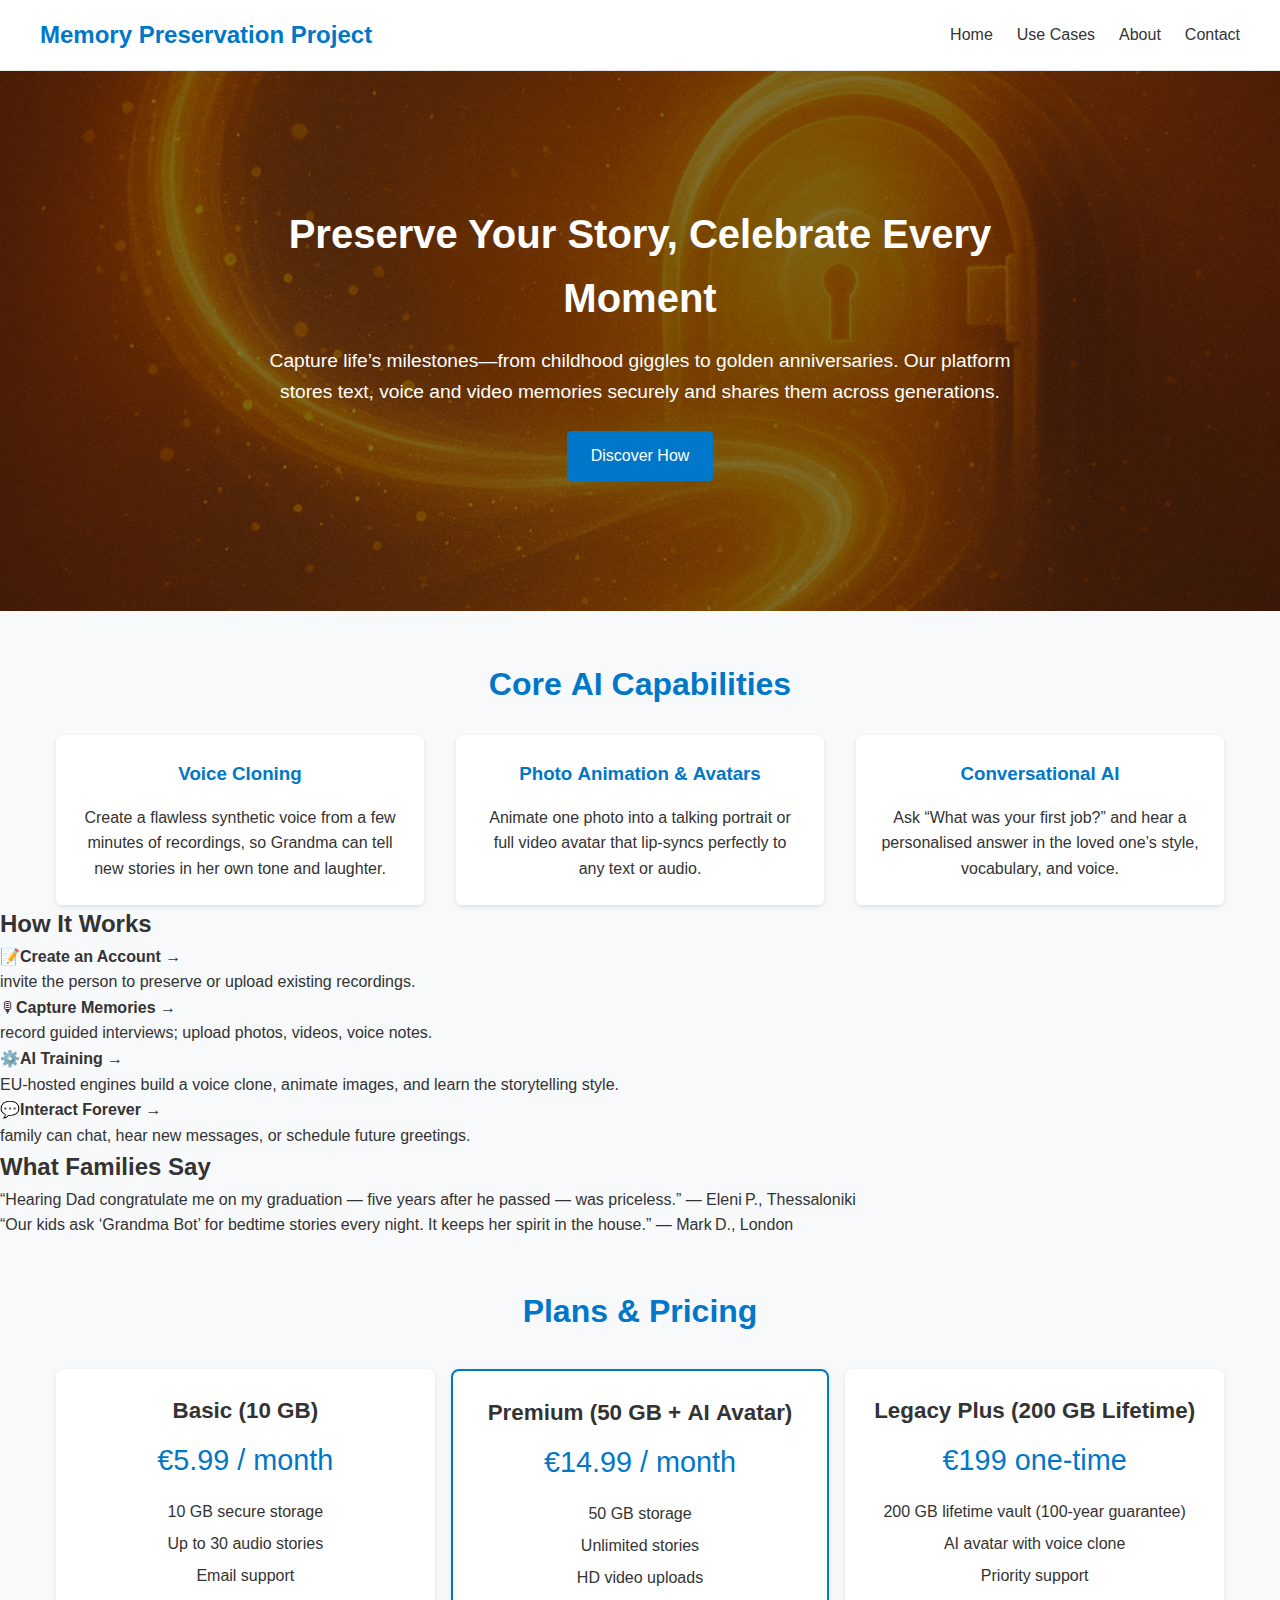
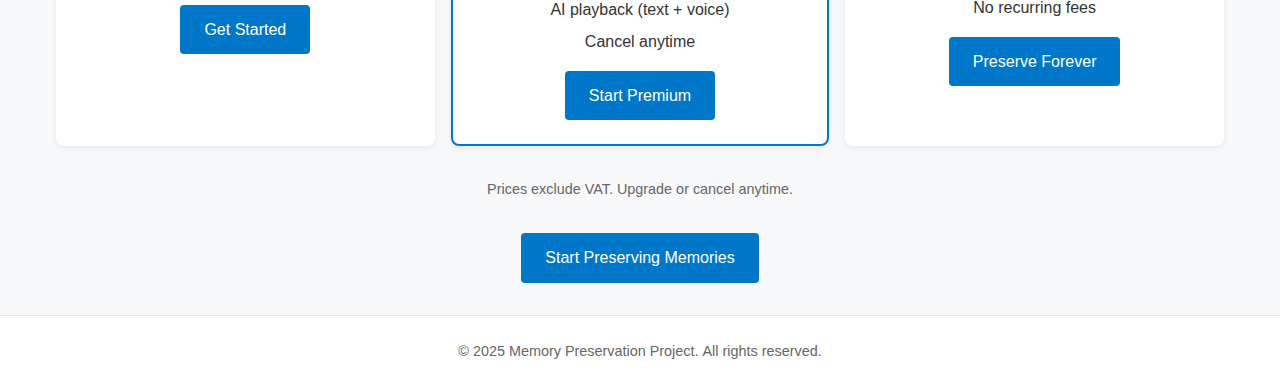
<file: index.html>
<!DOCTYPE html>
<html lang="en">
<head>
  <meta charset="UTF-8" />
  <meta name="viewport" content="width=device-width, initial-scale=1.0" />
  <title>Memory Preservation Project</title>
  <link rel="stylesheet" href="style.css" />

  <!-- SEO -->
  <meta name="description"
        content="Interactive AI Memory Vault – clone voices, animate photos, and chat with loved ones’ digital personas. Preserve family stories for generations." />
  <link rel="canonical"
        href="https://kzerzel.github.io/Memory_preservation/" />
</head>

<body>
<header>
  <div class="container">
    <h1>Memory Preservation Project</h1>
    <nav>
      <ul>
        <li><a href="index.html">Home</a></li>
        <li><a href="usecases.html">Use Cases</a></li>
        <li><a href="about.html">About</a></li>
        <li><a href="contact.html">Contact</a></li>
      </ul>
    </nav>
  </div>
</header>

<!-- HERO -->
<section class="hero">
  <div class="hero-content">
    <h2>Preserve Your Story, Celebrate Every Moment</h2>
    <p>Capture life’s milestones—from childhood giggles to golden anniversaries. Our platform stores text, voice and video memories securely and shares them across generations.</p>
    <a href="usecases.html" class="btn">Discover How</a>
  </div>
</section>

<!-- === AI FEATURES === -->
<section id="features" class="container features">
  <h2>Core AI Capabilities</h2>
  <div class="grid-3">
    <div class="card">
      <h3>Voice Cloning</h3>
      <p>Create a flawless synthetic voice from a few minutes of recordings, so Grandma can tell new stories in her own tone and laughter.</p>
    </div>
    <div class="card">
      <h3>Photo Animation & Avatars</h3>
      <p>Animate one photo into a talking portrait or full video avatar that lip‑syncs perfectly to any text or audio.</p>
    </div>
    <div class="card">
      <h3>Conversational AI</h3>
      <p>Ask “What was your first job?” and hear a personalised answer in the loved one’s style, vocabulary, and voice.</p>
    </div>
  </div>
</section>

<!-- === HOW IT WORKS === -->
  
<h2>How It Works</h2>
<div class="grid-4">
  <div class="step-card"><span>📝</span><strong>Create an Account →</strong><br>invite the person to preserve or upload existing recordings.</div>
  <div class="step-card"><span>🎙</span><strong>Capture Memories →</strong><br>record guided interviews; upload photos, videos, voice notes.</div>
  <div class="step-card"><span>⚙️</span><strong>AI Training →</strong><br>EU‑hosted engines build a voice clone, animate images, and learn the storytelling style.</div>
  <div class="step-card"><span>💬</span><strong>Interact Forever →</strong><br>family can chat, hear new messages, or schedule future greetings.</div>
</div>

<!-- === TESTIMONIALS === -->
<h2>What Families Say</h2>
<div class="testimonial-grid">
  <blockquote>    “Hearing Dad congratulate me on my graduation — five years after he passed — was priceless.”
    <span>— Eleni P., Thessaloniki</span>
  </blockquote>
  <blockquote>    “Our kids ask ‘Grandma Bot’ for bedtime stories every night. It keeps her spirit in the house.”
    <span>— Mark D., London</span>
  </blockquote>
</div>
<!-- === PLANS & PRICING === -->
<section id="pricing" class="pricing container">
  <h2>Plans &amp; Pricing</h2>
  <div class="pricing-table">

    <div class="plan">
      <h3>Basic (10 GB)</h3>
      <p class="price">€5.99&nbsp;/&nbsp;month</p>
      <ul>
        <li>10 GB secure storage</li>
        <li>Up to 30 audio stories</li>
        <li>Email support</li>
      </ul>
      <a href="mailto:your-sales@email.com?subject=Basic%20Plan%20Signup"
         class="btn">Get Started</a>
    </div>

    <div class="plan popular">
      <h3>Premium (50 GB&nbsp;+ AI Avatar)</h3>
      <p class="price">€14.99&nbsp;/&nbsp;month</p>
      <ul>
        <li>50 GB storage</li>
        <li>Unlimited stories</li>
        <li>HD video uploads</li>
        <li>AI playback (text + voice)</li>
        <li>Cancel anytime</li>
      </ul>
      <a href="mailto:your-sales@email.com?subject=Premium%20Plan%20Signup"
         class="btn">Start Premium</a>
    </div>

    <div class="plan">
      <h3>Legacy Plus (200 GB Lifetime)</h3>
      <p class="price">€199 one‑time</p>
      <ul>
        <li>200 GB lifetime vault (100‑year guarantee)</li>
        <li>AI avatar with voice clone</li>
        <li>Priority support</li>
        <li>No recurring fees</li>
      </ul>
      <a href="mailto:your-sales@email.com?subject=Legacy%20Plus%20Signup"
         class="btn">Preserve Forever</a>
    </div>

  </div>
  <p class="note">Prices exclude VAT. Upgrade or cancel anytime.</p>
</section>
<div style="text-align:center; margin:2rem 0;">
  <a href="contact.html" class="btn btn-lg">Start Preserving Memories</a>
</div>
<footer>
  <p>&copy; 2025 Memory Preservation Project. All rights reserved.</p>
</footer>
</body>
</html>
</file>
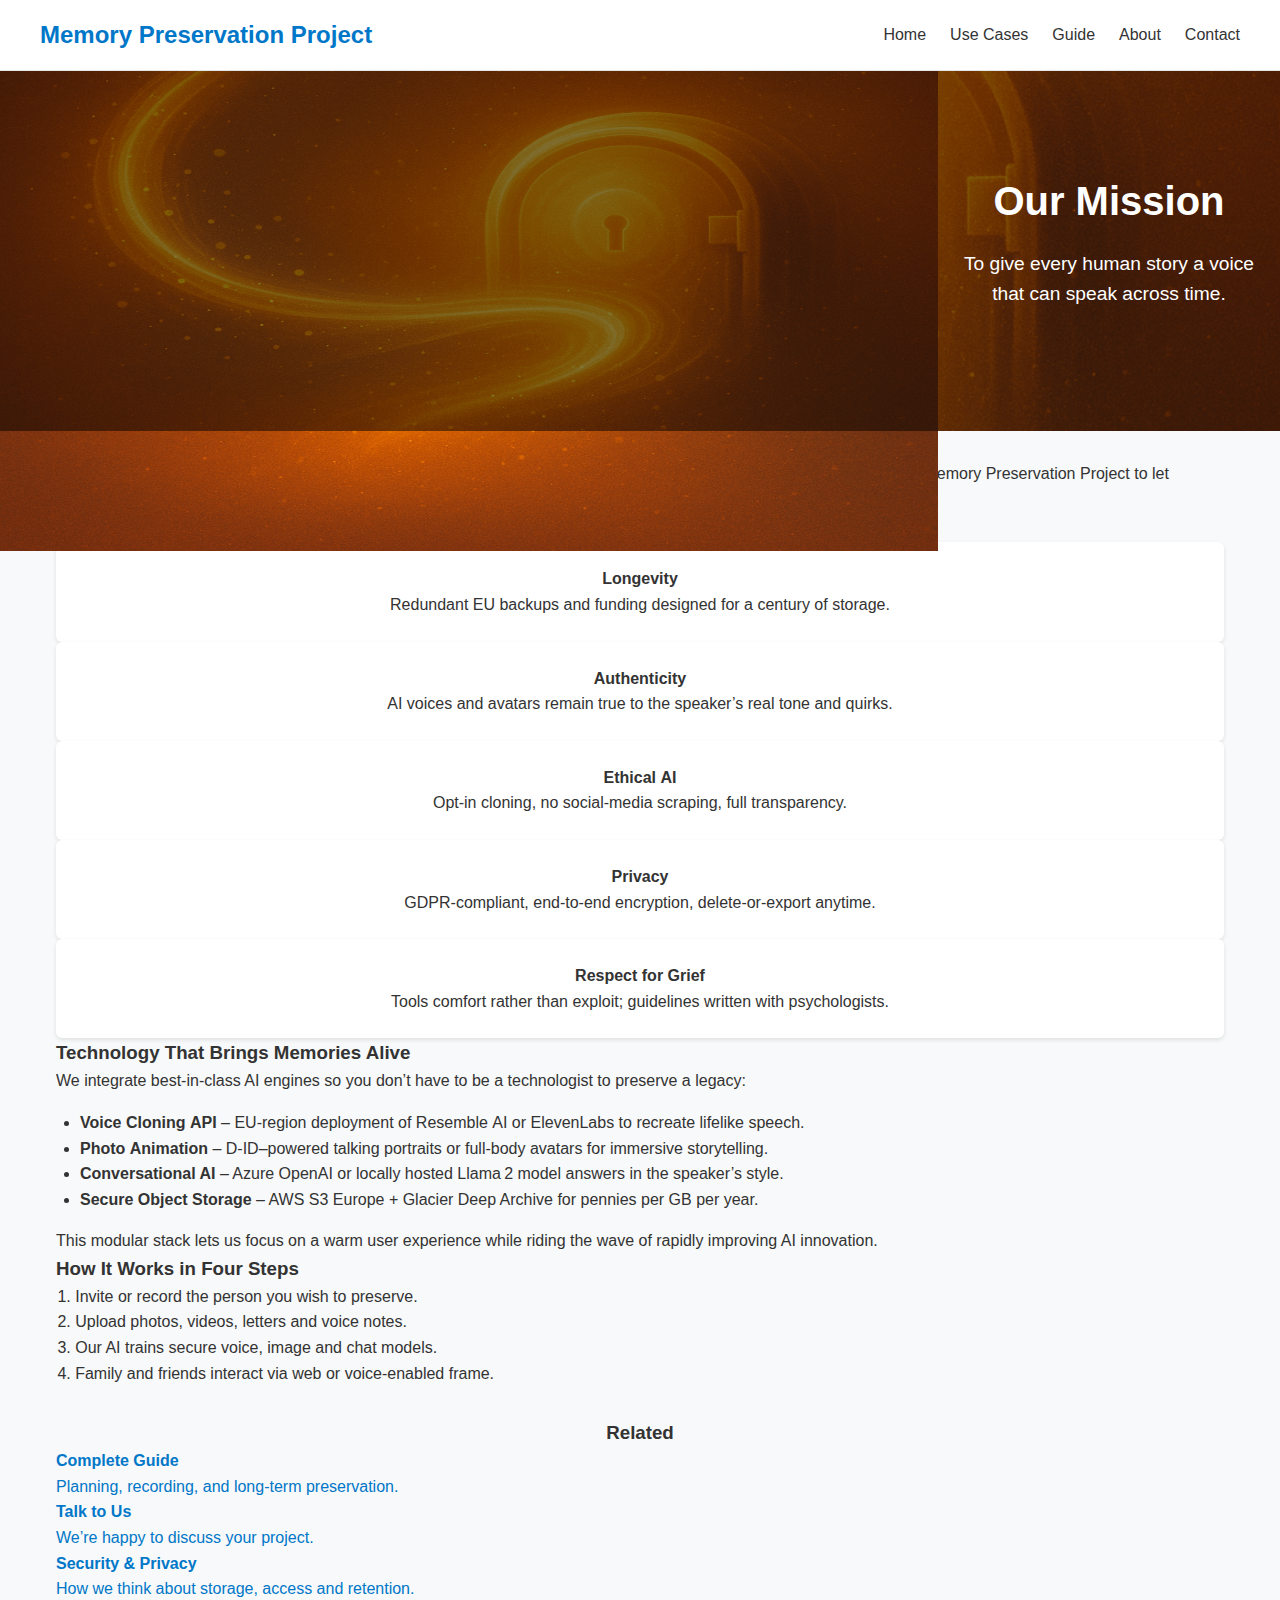
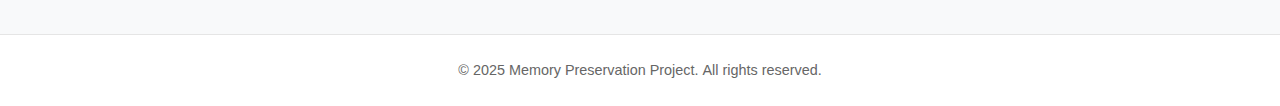
<file: about.html>
<!DOCTYPE html>
<html lang="en">
<head>
  <meta charset="UTF-8">
  <meta name="viewport" content="width=device-width, initial-scale=1.0">
  <title>About Memory Preservation Project: Ethical AI & 100-Year Storage</title>
  <meta name="description" content="Our mission, principles, and EU-hosted tech stack for ethical AI memory preservation.">
  <link rel="canonical" href="https://kzerzel.github.io/Memory_preservation/about.html">

  <meta property="og:type" content="article">
  <meta property="og:title" content="About Memory Preservation Project">
  <meta property="og:description" content="Ethical AI, privacy by design, and longevity for human stories.">
  <meta property="og:url" content="https://kzerzel.github.io/Memory_preservation/about.html">
  <meta property="og:image" content="https://kzerzel.github.io/Memory_preservation/og-cover.jpg">

  <meta name="twitter:card" content="summary_large_image">
  <meta name="twitter:title" content="About Memory Preservation Project">
  <meta name="twitter:description" content="Our principles and technology for preserving memories.">
  <meta name="twitter:image" content="https://kzerzel.github.io/Memory_preservation/og-cover.jpg">

  <link rel="stylesheet" href="style.css">
  <script type="application/ld+json">
{
  "@context": "https://schema.org",
  "@type": "BreadcrumbList",
  "itemListElement": [
    {
      "@type": "ListItem",
      "position": 1,
      "name": "Home",
      "item": "https://kzerzel.github.io/Memory_preservation/"
    },
    {
      "@type": "ListItem",
      "position": 2,
      "name": "About",
      "item": "https://kzerzel.github.io/Memory_preservation/about.html"
    }
  ]
}
</script>

<script type="application/ld+json">
{
  "@context": "https://schema.org",
  "@type": "AboutPage",
  "name": "About – Memory Preservation Project",
  "url": "https://kzerzel.github.io/Memory_preservation/about.html",
  "isPartOf": {
    "@type": "WebSite",
    "name": "Memory Preservation Project",
    "url": "https://kzerzel.github.io/Memory_preservation/"
  }
}
</script>

</head>
<body>
<header>
  <div class="container">
    <h1>Memory Preservation Project</h1>
<nav>
  <ul>
    <li><a href="index.html">Home</a></li>
    <li><a href="usecases.html">Use&nbsp;Cases</a></li>
    <li><a href="guide-memory-preservation.html">Guide</a></li>
    <li><a href="about.html"class="active">About</a></li>
    <li><a href="contact.html">Contact</a></li>
  </ul>
</nav>
  </div>
</header>

<!-- Hero – small banner -->
<section class="hero hero-small">
  <img
    class="hero-bg"
    src="hero.png"
    alt="Abstract orange swirl background behind mission headline"
    width="1600" height="600"
    loading="lazy" decoding="async">
  <div class="hero-content">
    <h2>Our Mission</h2>
    <p>To give every human story a voice that can speak across time.</p>
  </div>
</section>


<!-- Why we exist -->
<section class="section container">
  <h3>Why We Exist</h3>
  <p>
    Memories scatter across phones, hard drives and social feeds.
    Too often they fade when a loved one is gone.
    We built the Memory Preservation Project to let families,
    historians and educators <em>interact</em> with preserved voices,
    photos and personalities — not just view dusty archives.
  </p>
</section>

<!-- Core Principles -->
<section class="section container section-bg">
  <h3>Our Core Principles</h3>

  <div class="grid-2">
    <div class="card">
      <h4>Longevity</h4>
      <p>Redundant EU backups and funding designed for a century of storage.</p>
    </div>
    <div class="card">
      <h4>Authenticity</h4>
      <p>AI voices and avatars remain true to the speaker’s real tone and quirks.</p>
    </div>
    <div class="card">
      <h4>Ethical AI</h4>
      <p>Opt‑in cloning, no social‑media scraping, full transparency.</p>
    </div>
    <div class="card">
      <h4>Privacy</h4>
      <p>GDPR‑compliant, end‑to‑end encryption, delete‑or‑export anytime.</p>
    </div>
    <div class="card">
      <h4>Respect for Grief</h4>
      <p>Tools comfort rather than exploit; guidelines written with psychologists.</p>
    </div>
  </div>
</section>

<!-- Technology Stack -->
<section class="section container">
  <h3>Technology That Brings Memories Alive</h3>
  <p>
    We integrate best‑in‑class AI engines so you don’t have to be a
    technologist to preserve a legacy:
  </p>
  <ul style="margin:1rem 0 0 1.5rem; list-style-type: disc;">
    <li><strong>Voice Cloning API</strong> – EU‑region deployment of
        Resemble AI or ElevenLabs to recreate lifelike speech.</li>
    <li><strong>Photo Animation</strong> – D‑ID–powered talking portraits
        or full‑body avatars for immersive storytelling.</li>
    <li><strong>Conversational AI</strong> – Azure OpenAI or locally hosted
        Llama 2 model answers in the speaker’s style.</li>
    <li><strong>Secure Object Storage</strong> – AWS S3 Europe +
        Glacier Deep Archive for pennies per GB per year.</li>
  </ul>
  <p style="margin-top:1rem;">
    This modular stack lets us focus on a warm user experience while
    riding the wave of rapidly improving AI innovation.
  </p>
</section>

<!-- How it works -->
<section class="section container section-bg">
  <h3>How It Works in Four Steps</h3>
  <ol style="margin-left:1.2rem;">
    <li>Invite or record the person you wish to preserve.</li>
    <li>Upload photos, videos, letters and voice notes.</li>
    <li>Our AI trains secure voice, image and chat models.</li>
    <li>Family and friends interact via web or voice‑enabled frame.</li>
  </ol>
</section>

<section class="links-3" style="margin:2rem 0;">
  <div class="container">
    <h3 style="text-align:center;">Related</h3>
    <div class="link-cards">
      <a class="link-card" href="guide-memory-preservation.html">
        <h4>Complete Guide</h4>
        <p>Planning, recording, and long-term preservation.</p>
      </a>
      <a class="link-card" href="contact.html">
        <h4>Talk to Us</h4>
        <p>We’re happy to discuss your project.</p>
      </a>
      <a class="link-card" href="security-and-privacy.html">
        <h4>Security &amp; Privacy</h4>
        <p>How we think about storage, access and retention.</p>
      </a>
    </div>
  </div>
</section>

<footer>
  <p>&copy; 2025 Memory Preservation Project. All rights reserved.</p>
</footer>
</body>
</html>
</file>
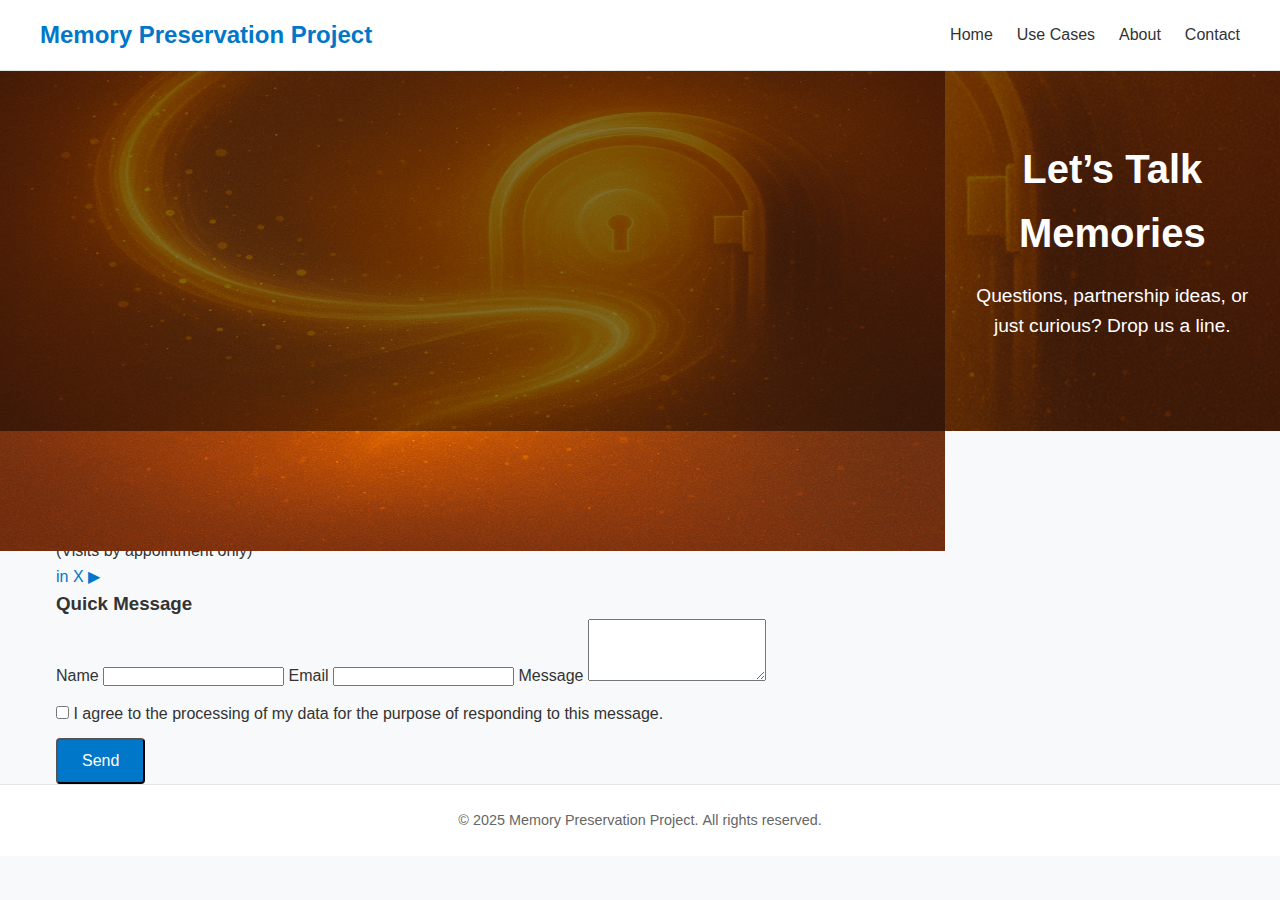
<file: contact.html>
<!DOCTYPE html>
<html lang="en">
<head>
  <meta charset="UTF-8">
  <meta name="viewport" content="width=device-width, initial-scale=1.0">
  <title>Contact Memory Preservation Project | Koropi, Attica</title>
  <meta name="description" content="Contact us about AI memory preservation. Email, phone, and office details.">
  <link rel="canonical" href="https://kzerzel.github.io/Memory_preservation/contact.html">

  <meta property="og:type" content="website">
  <meta property="og:title" content="Contact Memory Preservation Project">
  <meta property="og:description" content="Questions or partnership ideas? Get in touch.">
  <meta property="og:url" content="https://kzerzel.github.io/Memory_preservation/contact.html">
  <meta property="og:image" content="https://kzerzel.github.io/Memory_preservation/og-cover.jpg">

  <meta name="twitter:card" content="summary_large_image">
  <meta name="twitter:title" content="Contact Memory Preservation Project">
  <meta name="twitter:description" content="We’d love to hear from you.">
  <meta name="twitter:image" content="https://kzerzel.github.io/Memory_preservation/og-cover.jpg">

  <link rel="stylesheet" href="style.css">
  <script type="application/ld+json">
{
  "@context": "https://schema.org",
  "@type": "BreadcrumbList",
  "itemListElement": [
    {
      "@type": "ListItem",
      "position": 1,
      "name": "Home",
      "item": "https://kzerzel.github.io/Memory_preservation/"
    },
    {
      "@type": "ListItem",
      "position": 2,
      "name": "Contact",
      "item": "https://kzerzel.github.io/Memory_preservation/contact.html"
    }
  ]
}
</script>

<script type="application/ld+json">
{
  "@context": "https://schema.org",
  "@type": "ContactPage",
  "name": "Contact – Memory Preservation Project",
  "url": "https://kzerzel.github.io/Memory_preservation/contact.html",
  "about": {
    "@type": "Organization",
    "name": "Memory Preservation Project"
  }
}
</script>

</head>
<body>
<header>
  <div class="container">
    <h1>Memory Preservation Project</h1>
    <nav>
      <ul>
        <li><a href="index.html">Home</a></li>
        <li><a href="usecases.html">Use Cases</a></li>
        <li><a href="about.html">About</a></li>
        <li><a href="contact.html">Contact</a></li>
      </ul>
    </nav>
  </div>
</header>

<!-- Hero -->
<section class="hero hero-small">
  <img
    class="hero-bg"
    src="hero.png"
    alt="Abstract orange swirl background behind contact headline"
    width="1600" height="600"
    loading="lazy" decoding="async">
  <div class="hero-content">
    <h2>Let’s Talk Memories</h2>
    <p>Questions, partnership ideas, or just curious? Drop us a line.</p>
  </div>
</section>


<!-- Contact block -->
<section class="container contact-wrap">
  <div class="contact-card">
    <h3>Contact Details</h3>
    <p><strong>Email:</strong> <a href="mailto:hello@memoryvault.ai">hello@memoryvault.ai</a></p>
    <p><strong>Phone (EU):</strong> +30 210 123 4567</p>
    <p><strong>Office:</strong> Koropi, Attica 19400, Greece<br>
       (Visits by appointment only)</p>

    <div class="social-row">
      <a href="#" aria-label="LinkedIn">in</a>
      <a href="#" aria-label="Twitter">X</a>
      <a href="#" aria-label="YouTube">▶</a>
    </div>
  </div>

  <div class="contact-card">
<h3>Quick Message</h3>
<form action="https://formspree.io/f/xjkoaekq" method="POST" class="contact-form">
  <!-- spam honeypot -->
  <input type="text" name="_gotcha" style="display:none" tabindex="-1" autocomplete="off">

  <!-- optional subject line for the email you receive -->
  <input type="hidden" name="_subject" value="New message from Memory Preservation Project">

  <!-- redirect to a thank-you page after success -->
  <input type="hidden" name="_redirect" value="https://kzerzel.github.io/Memory_preservation/thankyou.html">

  <label for="name">Name</label>
  <input type="text" id="name" name="name" autocomplete="name" required>

  <label for="email">Email</label>
  <input type="email" id="email" name="email" autocomplete="email" required>

  <label for="msg">Message</label>
  <textarea id="msg" name="message" rows="4" required></textarea>

  <label style="display:block; margin:.75rem 0;">
    <input type="checkbox" name="consent" required>
    I agree to the processing of my data for the purpose of responding to this message.
  </label>

  <button type="submit" class="btn">Send</button>
</form>

  </div>
</section>

<footer>
  <p>&copy; 2025 Memory Preservation Project. All rights reserved.</p>
</footer>
</body>
</html>
</file>
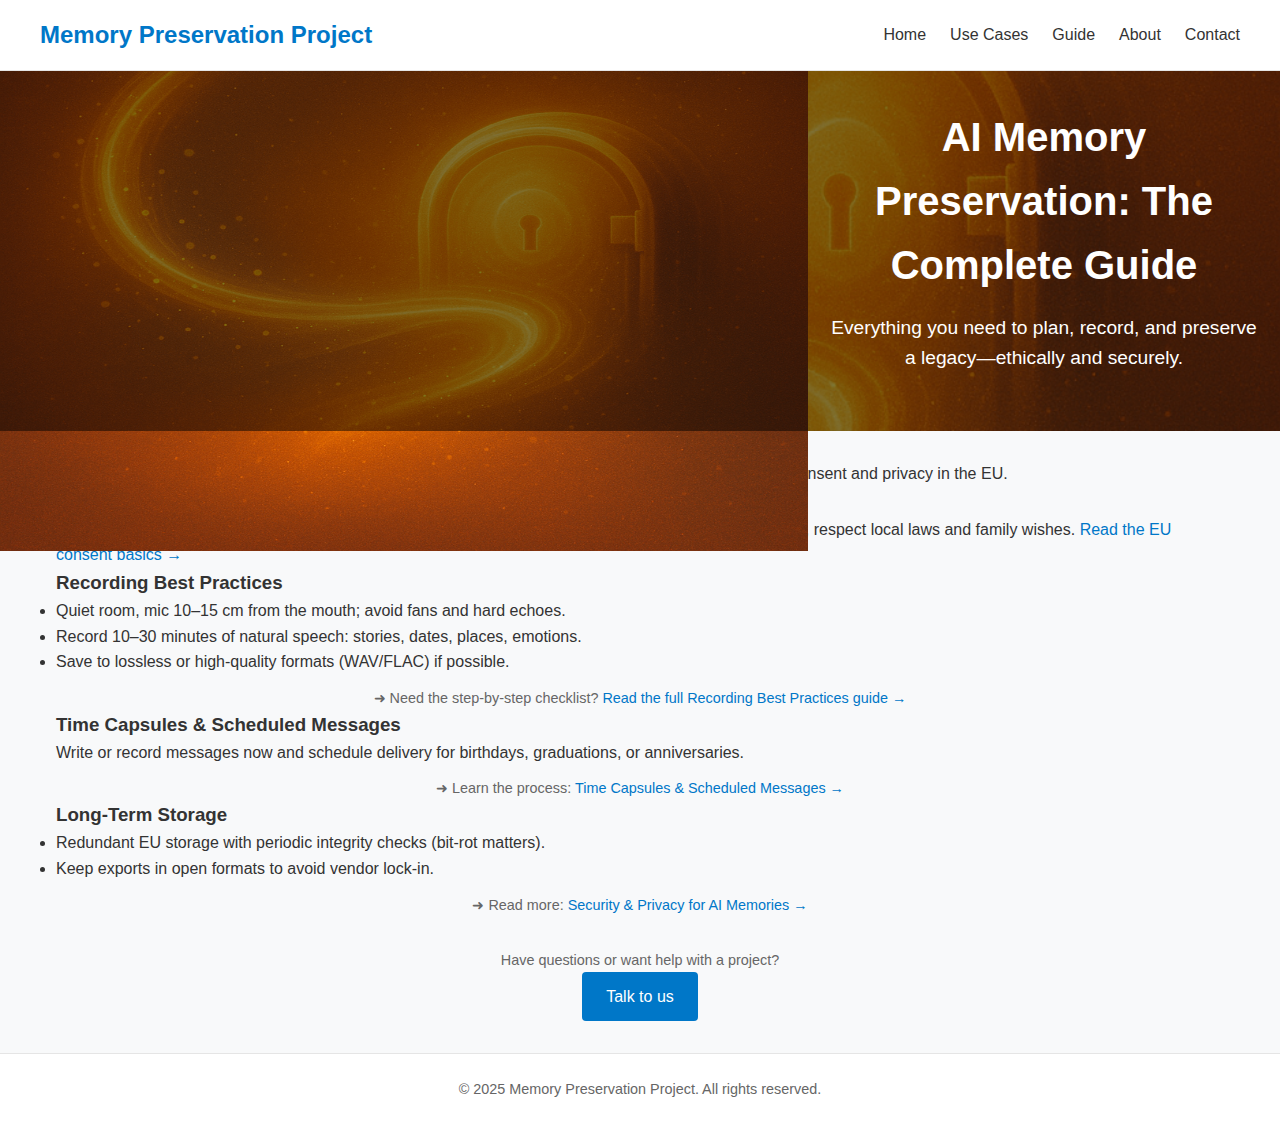
<file: guide-memory-preservation.html>
<!doctype html>
<html lang="en">
<head>
  <meta charset="utf-8">
  <title>AI Memory Preservation: The Complete Guide | Memory Preservation Project</title>
  <meta name="description" content="A practical guide to AI memory preservation: ethics & consent, recording best practices, time capsules, and long-term storage in the EU.">
  <meta name="viewport" content="width=device-width, initial-scale=1.0">
  <link rel="canonical" href="https://kzerzel.github.io/Memory_preservation/guide-memory-preservation.html">

  <!-- OG/Twitter -->
  <meta property="og:type" content="article">
  <meta property="og:title" content="AI Memory Preservation: The Complete Guide">
  <meta property="og:description" content="Everything you need to plan, record, and preserve a legacy—ethically and securely.">
  <meta property="og:url" content="https://kzerzel.github.io/Memory_preservation/guide-memory-preservation.html">
  <meta property="og:image" content="https://kzerzel.github.io/Memory_preservation/og-cover.jpg">
  <meta name="twitter:card" content="summary_large_image">
  <meta name="twitter:title" content="AI Memory Preservation: The Complete Guide">
  <meta name="twitter:description" content="Ethics, consent, recording tips, and privacy.">
  <meta name="twitter:image" content="https://kzerzel.github.io/Memory_preservation/og-cover.jpg">

  <link rel="stylesheet" href="style.css">

  <!-- Breadcrumbs -->
  <script type="application/ld+json">
  {
    "@context":"https://schema.org",
    "@type":"BreadcrumbList",
    "itemListElement":[
      {"@type":"ListItem","position":1,"name":"Home","item":"https://kzerzel.github.io/Memory_preservation/"},
      {"@type":"ListItem","position":2,"name":"Guide","item":"https://kzerzel.github.io/Memory_preservation/guide-memory-preservation.html"}
    ]
  }
  </script>

  <!-- Optional FAQ (keep if you want rich results) -->
  <script type="application/ld+json">
  {
    "@context":"https://schema.org",
    "@type":"FAQPage",
    "mainEntity":[
      {
        "@type":"Question",
        "name":"Is voice cloning legal for family use in the EU?",
        "acceptedAnswer":{"@type":"Answer","text":"It depends on consent and the specific country. Always obtain explicit, informed consent from the living person, or legal authorization if deceased."}
      },
      {
        "@type":"Question",
        "name":"How much audio do I need for a good clone?",
        "acceptedAnswer":{"@type":"Answer","text":"A few minutes can work, but 10–30 minutes of clean, natural speech yields much better results."}
      },
      {
        "@type":"Question",
        "name":"Where should I store long-term archives?",
        "acceptedAnswer":{"@type":"Answer","text":"Use redundant EU object storage with periodic integrity checks and keep exports in open formats for future-proofing."}
      }
    ]
  }
  </script>
</head>
<body>
<header>
  <div class="container">
    <h1>Memory Preservation Project</h1>
    <nav>
      <ul>
        <li><a href="index.html">Home</a></li>
        <li><a href="usecases.html">Use&nbsp;Cases</a></li>
        <li><a href="guide-memory-preservation.html">Guide</a></li>
        <li><a href="about.html">About</a></li>
        <li><a href="contact.html">Contact</a></li>
      </ul>
    </nav>
  </div>
</header>

<!-- Hero – small banner -->
<section class="hero hero-small">
  <img class="hero-bg"
       src="hero.png"
       alt="Abstract background for AI memory preservation guide"
       width="1600" height="600"
       loading="lazy" decoding="async">
  <div class="hero-content">
    <h2>AI Memory Preservation: The Complete Guide</h2>
    <p>Everything you need to plan, record, and preserve a legacy—ethically and securely.</p>
  </div>
</section>

<main class="container section">
  <h3>What You’ll Learn</h3>
  <p>This guide covers the practical steps and decisions that matter—from recording clean audio to handling consent and privacy in the EU.</p>

  <h3>Ethics &amp; Consent</h3>
  <p>Set rules up front. Cloning a voice requires informed consent or a clear legal basis. For deceased persons, respect local laws and family wishes.
     <a href="voice-cloning-consent-eu.html">Read the EU consent basics →</a></p>

  <h3>Recording Best Practices</h3>
  <ul>
    <li>Quiet room, mic 10–15&nbsp;cm from the mouth; avoid fans and hard echoes.</li>
    <li>Record 10–30 minutes of natural speech: stories, dates, places, emotions.</li>
    <li>Save to lossless or high-quality formats (WAV/FLAC) if possible.</li>
  </ul>
<p class="note" style="margin-top:.75rem;">
  ➜ Need the step-by-step checklist?  
  <a href="recording-best-practices.html">Read the full Recording Best Practices guide&nbsp;→</a>
</p>
  <h3>Time Capsules &amp; Scheduled Messages</h3>
  <p>Write or record messages now and schedule delivery for birthdays, graduations, or anniversaries.</p>
<p class="note" style="margin-top:.75rem;">
  ➜ Learn the process: <a href="time-capsules-setup.html">Time Capsules & Scheduled Messages →</a>
</p>

  <h3>Long-Term Storage</h3>
  <ul>
    <li>Redundant EU storage with periodic integrity checks (bit-rot matters).</li>
    <li>Keep exports in open formats to avoid vendor lock-in.</li>
  </ul>
<p class="note" style="margin-top:.75rem;">
  ➜ Read more: <a href="security-and-privacy.html">Security & Privacy for AI Memories →</a>
</p>

  <section style="text-align:center; margin:2rem 0;">
    <p class="note">Have questions or want help with a project?</p>
    <p><a class="btn btn-lg" href="contact.html">Talk to us</a></p>
  </section>
</main>

<footer>
  <p>© 2025 Memory Preservation Project. All rights reserved.</p>
</footer>
</body>
</html>
</file>
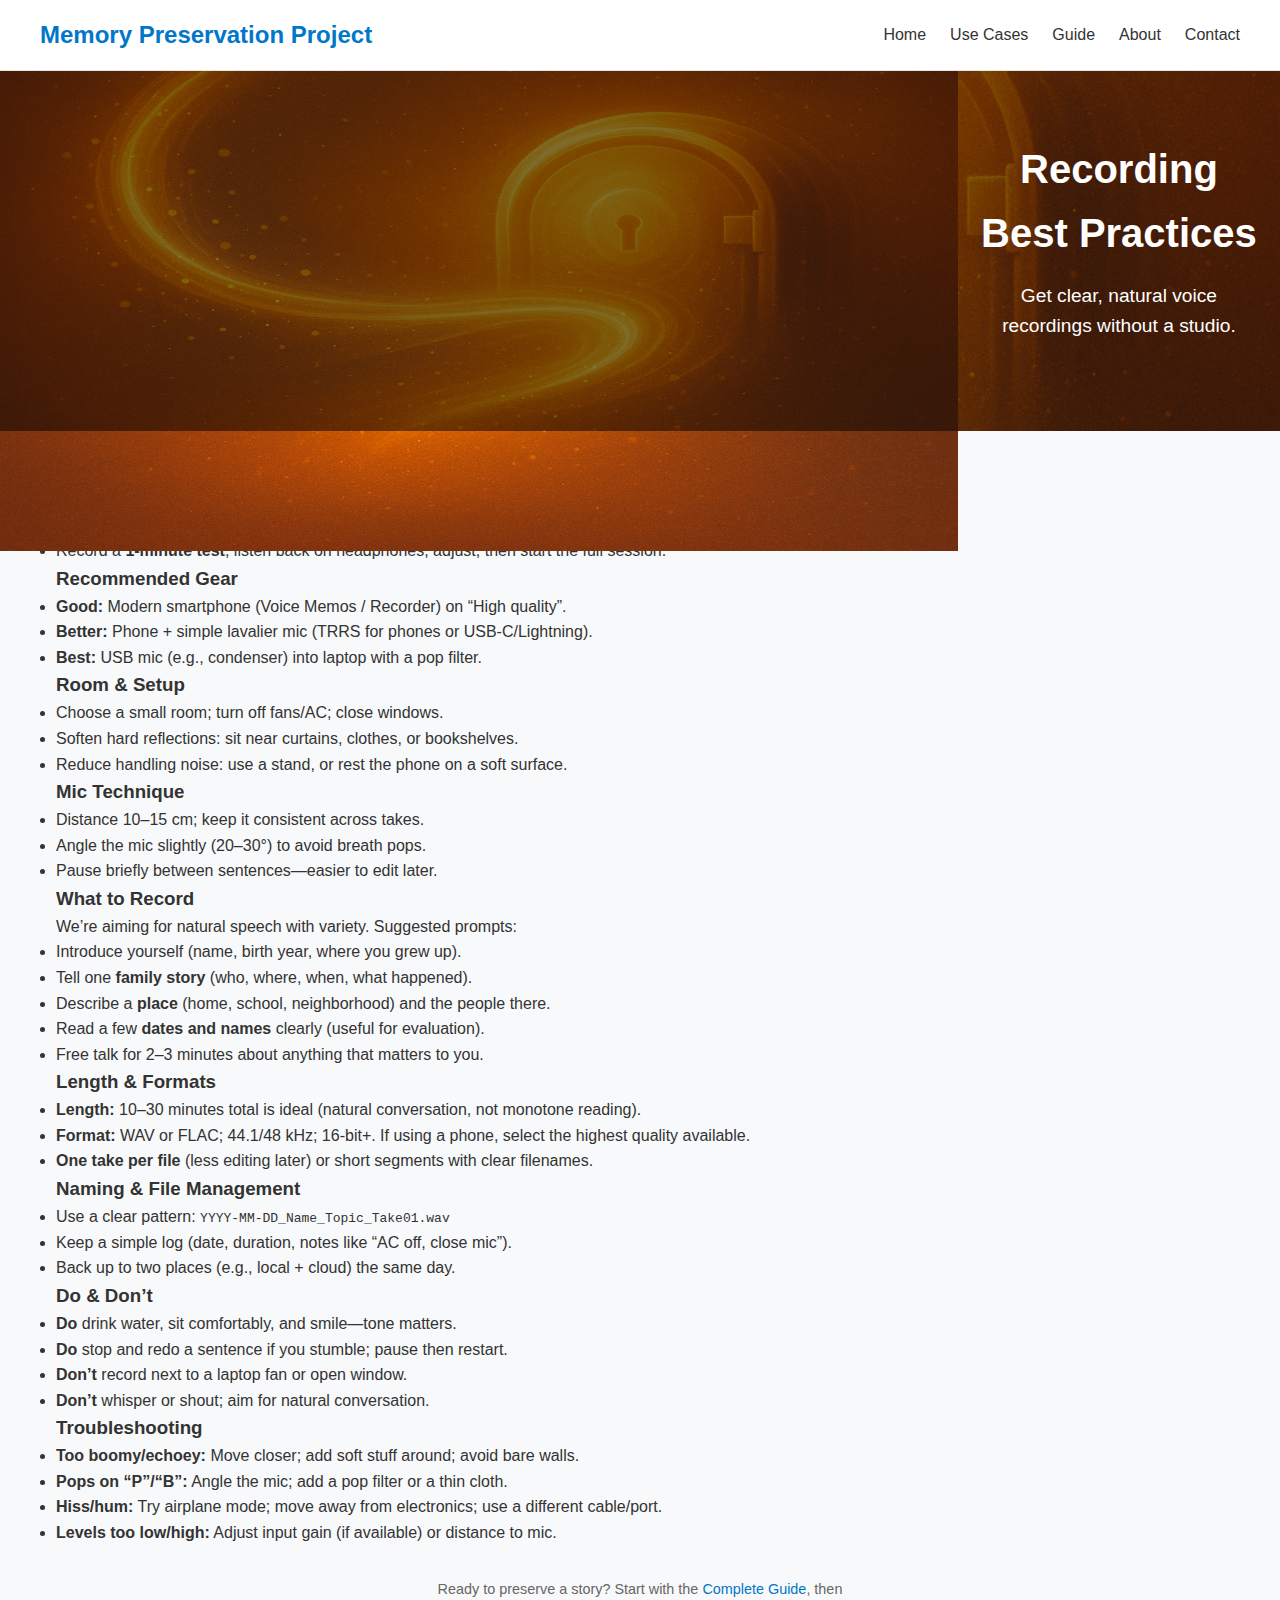
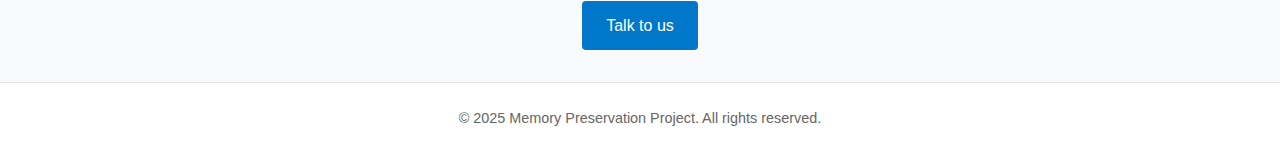
<file: recording-best-practices.html>
<!doctype html>
<html lang="en">
<head>
  <meta charset="utf-8">
  <title>Recording Best Practices for Voice & Stories | Memory Preservation Project</title>
  <meta name="description" content="Practical tips to record clear, natural voice for AI memory preservation: gear, room setup, scripts, file formats, and troubleshooting.">
  <meta name="viewport" content="width=device-width, initial-scale=1.0">
  <link rel="canonical" href="https://kzerzel.github.io/Memory_preservation/recording-best-practices.html">

  <!-- Open Graph -->
  <meta property="og:type" content="article">
  <meta property="og:title" content="Recording Best Practices for Voice & Stories">
  <meta property="og:description" content="Clear, natural recordings without a studio—gear, room setup, scripts, formats, and quick fixes.">
  <meta property="og:url" content="https://kzerzel.github.io/Memory_preservation/recording-best-practices.html">
  <meta property="og:image" content="https://kzerzel.github.io/Memory_preservation/og-cover.jpg">

  <!-- Twitter -->
  <meta name="twitter:card" content="summary_large_image">
  <meta name="twitter:title" content="Recording Best Practices for Voice & Stories">
  <meta name="twitter:description" content="Clear, natural recordings without a studio—gear, room setup, scripts, formats, and quick fixes.">
  <meta name="twitter:image" content="https://kzerzel.github.io/Memory_preservation/og-cover.jpg">

  <link rel="stylesheet" href="style.css">

  <!-- Breadcrumbs -->
  <script type="application/ld+json">
  {
    "@context":"https://schema.org",
    "@type":"BreadcrumbList",
    "itemListElement":[
      {"@type":"ListItem","position":1,"name":"Home","item":"https://kzerzel.github.io/Memory_preservation/"},
      {"@type":"ListItem","position":2,"name":"Guide","item":"https://kzerzel.github.io/Memory_preservation/guide-memory-preservation.html"},
      {"@type":"ListItem","position":3,"name":"Recording Best Practices","item":"https://kzerzel.github.io/Memory_preservation/recording-best-practices.html"}
    ]
  }
  </script>

  <!-- Article schema (basic) -->
  <script type="application/ld+json">
  {
    "@context":"https://schema.org",
    "@type":"Article",
    "headline":"Recording Best Practices for Voice & Stories",
    "author":{"@type":"Person","name":"Konstantinos"},
    "datePublished":"2025-08-05",
    "dateModified":"2025-08-05",
    "image":"https://kzerzel.github.io/Memory_preservation/og-cover.jpg",
    "articleSection":"How-to",
    "mainEntityOfPage":"https://kzerzel.github.io/Memory_preservation/recording-best-practices.html"
  }
  </script>

  <!-- Optional FAQ (rich results) -->
  <script type="application/ld+json">
  {
    "@context":"https://schema.org",
    "@type":"FAQPage",
    "mainEntity":[
      {
        "@type":"Question",
        "name":"How much audio do I need?",
        "acceptedAnswer":{"@type":"Answer","text":"A few minutes can work, but 10–30 minutes of clean, natural speech provides better quality and expressiveness."}
      },
      {
        "@type":"Question",
        "name":"What file format/sample rate should I use?",
        "acceptedAnswer":{"@type":"Answer","text":"WAV or FLAC at 44.1 or 48 kHz, 16-bit or higher. If using a phone, record at the highest quality available."}
      },
      {
        "@type":"Question",
        "name":"Can I fix background noise later?",
        "acceptedAnswer":{"@type":"Answer","text":"Light noise reduction is possible, but it can degrade the voice. Focus on a quiet room and mic placement instead."}
      }
    ]
  }
  </script>
</head>
<body>
<header>
  <div class="container">
    <h1>Memory Preservation Project</h1>
    <nav>
      <ul>
        <li><a href="index.html">Home</a></li>
        <li><a href="usecases.html">Use&nbsp;Cases</a></li>
        <li><a href="guide-memory-preservation.html">Guide</a></li>
        <li><a href="about.html">About</a></li>
        <li><a href="contact.html">Contact</a></li>
      </ul>
    </nav>
  </div>
</header>

<!-- Hero – small banner -->
<section class="hero hero-small">
  <img
    class="hero-bg"
    src="hero.png"
    alt="Abstract background behind recording best practices headline"
    width="1600" height="600"
    loading="lazy" decoding="async">
  <div class="hero-content">
    <h2>Recording Best Practices</h2>
    <p>Get clear, natural voice recordings without a studio.</p>
  </div>
</section>

<main class="container section">
  <h3>Quick Start (5 minutes)</h3>
  <ul>
    <li>Pick a <strong>quiet room</strong> with soft surfaces (curtains, couch, closet).</li>
    <li>Hold the phone or mic <strong>10–15&nbsp;cm</strong> from the mouth, slightly off-axis to reduce plosives.</li>
    <li>Speak at a <strong>natural volume</strong>. If meters clip (turn red), move the mic back.</li>
    <li>Record a <strong>1-minute test</strong>, listen back on headphones, adjust, then start the full session.</li>
  </ul>

  <h3>Recommended Gear</h3>
  <ul>
    <li><strong>Good:</strong> Modern smartphone (Voice Memos / Recorder) on “High quality”.</li>
    <li><strong>Better:</strong> Phone + simple lavalier mic (TRRS for phones or USB-C/Lightning).</li>
    <li><strong>Best:</strong> USB mic (e.g., condenser) into laptop with a pop filter.</li>
  </ul>

  <h3>Room &amp; Setup</h3>
  <ul>
    <li>Choose a small room; turn off fans/AC; close windows.</li>
    <li>Soften hard reflections: sit near curtains, clothes, or bookshelves.</li>
    <li>Reduce handling noise: use a stand, or rest the phone on a soft surface.</li>
  </ul>

  <h3>Mic Technique</h3>
  <ul>
    <li>Distance 10–15&nbsp;cm; keep it consistent across takes.</li>
    <li>Angle the mic slightly (20–30°) to avoid breath pops.</li>
    <li>Pause briefly between sentences—easier to edit later.</li>
  </ul>

  <h3>What to Record</h3>
  <p>We’re aiming for natural speech with variety. Suggested prompts:</p>
  <ul>
    <li>Introduce yourself (name, birth year, where you grew up).</li>
    <li>Tell one <strong>family story</strong> (who, where, when, what happened).</li>
    <li>Describe a <strong>place</strong> (home, school, neighborhood) and the people there.</li>
    <li>Read a few <strong>dates and names</strong> clearly (useful for evaluation).</li>
    <li>Free talk for 2–3 minutes about anything that matters to you.</li>
  </ul>

  <h3>Length &amp; Formats</h3>
  <ul>
    <li><strong>Length:</strong> 10–30 minutes total is ideal (natural conversation, not monotone reading).</li>
    <li><strong>Format:</strong> WAV or FLAC; 44.1/48&nbsp;kHz; 16-bit+. If using a phone, select the highest quality available.</li>
    <li><strong>One take per file</strong> (less editing later) or short segments with clear filenames.</li>
  </ul>

  <h3>Naming &amp; File Management</h3>
  <ul>
    <li>Use a clear pattern: <code>YYYY-MM-DD_Name_Topic_Take01.wav</code></li>
    <li>Keep a simple log (date, duration, notes like “AC off, close mic”).</li>
    <li>Back up to two places (e.g., local + cloud) the same day.</li>
  </ul>

  <h3>Do &amp; Don’t</h3>
  <ul>
    <li><strong>Do</strong> drink water, sit comfortably, and smile—tone matters.</li>
    <li><strong>Do</strong> stop and redo a sentence if you stumble; pause then restart.</li>
    <li><strong>Don’t</strong> record next to a laptop fan or open window.</li>
    <li><strong>Don’t</strong> whisper or shout; aim for natural conversation.</li>
  </ul>

  <h3>Troubleshooting</h3>
  <ul>
    <li><strong>Too boomy/echoey:</strong> Move closer; add soft stuff around; avoid bare walls.</li>
    <li><strong>Pops on “P”/“B”:</strong> Angle the mic; add a pop filter or a thin cloth.</li>
    <li><strong>Hiss/hum:</strong> Try airplane mode; move away from electronics; use a different cable/port.</li>
    <li><strong>Levels too low/high:</strong> Adjust input gain (if available) or distance to mic.</li>
  </ul>

  <section style="text-align:center; margin:2rem 0;">
    <p class="note">Ready to preserve a story? Start with the <a href="guide-memory-preservation.html">Complete Guide</a>, then</p>
    <p><a class="btn btn-lg" href="contact.html">Talk to us</a></p>
  </section>
</main>

<footer>
  <p>© 2025 Memory Preservation Project. All rights reserved.</p>
</footer>
</body>
</html>
</file>
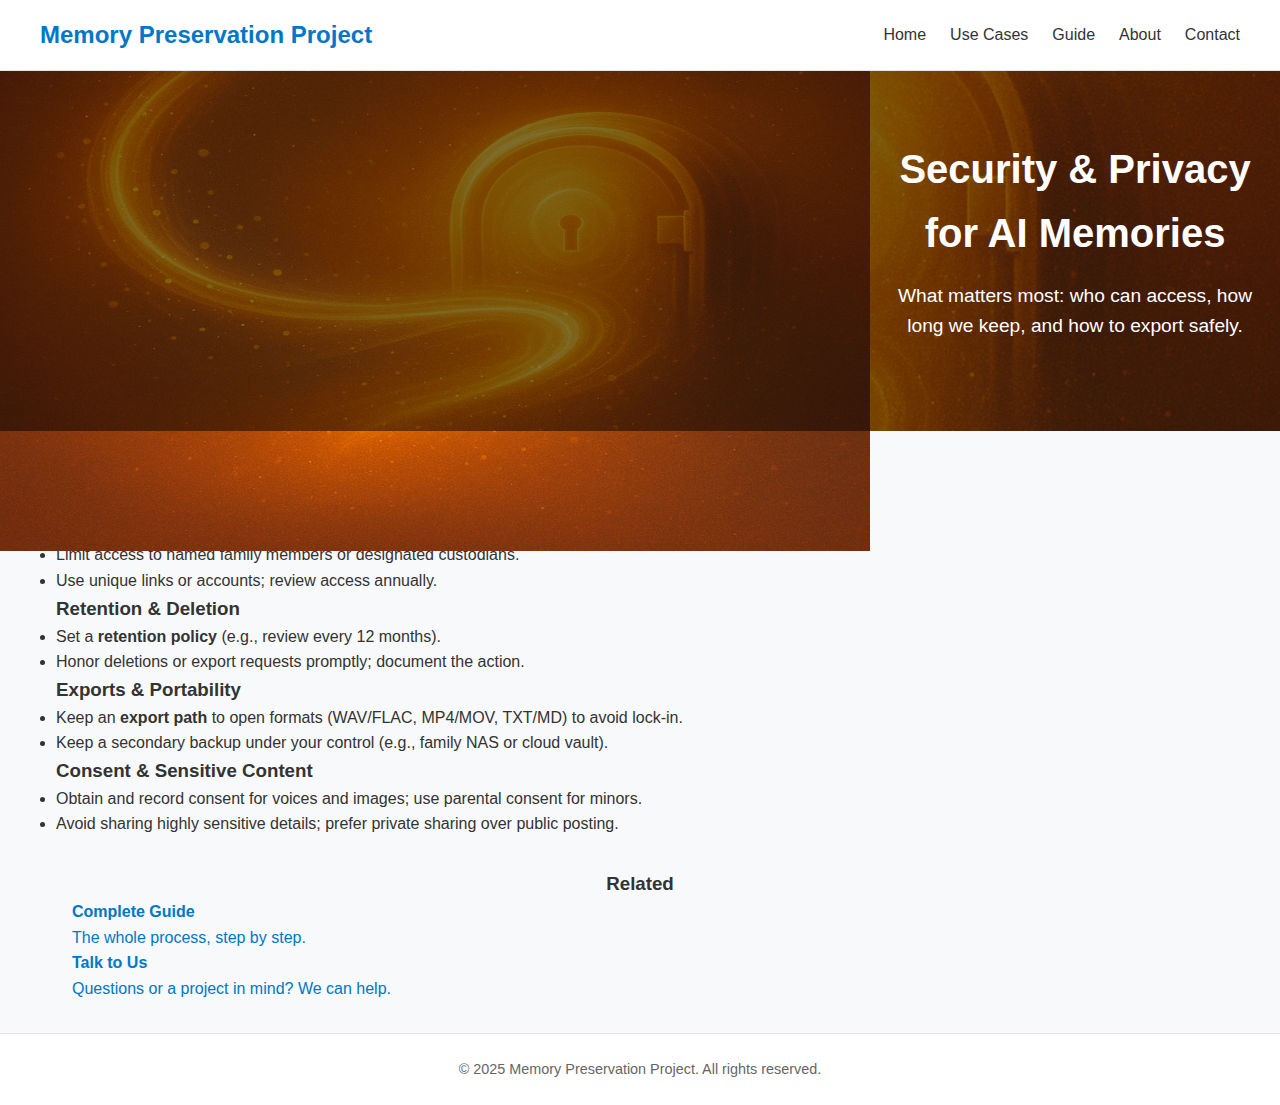
<file: security-and-privacy.html>
<!doctype html>
<html lang="en">
<head>
  <meta charset="utf-8">
  <title>Security & Privacy for AI Memories | Memory Preservation Project</title>
  <meta name="description" content="Plain-English security & privacy: storage redundancy, access control, retention, exports, and EU-focused considerations.">
  <meta name="viewport" content="width=device-width, initial-scale=1.0">
  <link rel="canonical" href="https://kzerzel.github.io/Memory_preservation/security-and-privacy.html">

  <!-- OG/Twitter -->
  <meta property="og:type" content="article">
  <meta property="og:title" content="Security & Privacy for AI Memories">
  <meta property="og:description" content="How we think about storage, encryption, access, retention, and exports.">
  <meta property="og:url" content="https://kzerzel.github.io/Memory_preservation/security-and-privacy.html">
  <meta property="og:image" content="https://kzerzel.github.io/Memory_preservation/og-cover.jpg">
  <meta name="twitter:card" content="summary_large_image">
  <meta name="twitter:title" content="Security & Privacy for AI Memories">
  <meta name="twitter:description" content="Storage, access, retention, exports—EU-oriented guidance.">
  <meta name="twitter:image" content="https://kzerzel.github.io/Memory_preservation/og-cover.jpg">

  <link rel="stylesheet" href="style.css">

  <!-- Breadcrumbs -->
  <script type="application/ld+json">
  {
    "@context":"https://schema.org",
    "@type":"BreadcrumbList",
    "itemListElement":[
      {"@type":"ListItem","position":1,"name":"Home","item":"https://kzerzel.github.io/Memory_preservation/"},
      {"@type":"ListItem","position":2,"name":"Guide","item":"https://kzerzel.github.io/Memory_preservation/guide-memory-preservation.html"},
      {"@type":"ListItem","position":3,"name":"Security & Privacy","item":"https://kzerzel.github.io/Memory_preservation/security-and-privacy.html"}
    ]
  }
  </script>

  <!-- Article schema -->
  <script type="application/ld+json">
  {
    "@context":"https://schema.org",
    "@type":"Article",
    "headline":"Security & Privacy for AI Memories",
    "author":{"@type":"Person","name":"Konstantinos"},
    "datePublished":"2025-08-05",
    "dateModified":"2025-08-05",
    "image":"https://kzerzel.github.io/Memory_preservation/og-cover.jpg",
    "articleSection":"Guide",
    "mainEntityOfPage":"https://kzerzel.github.io/Memory_preservation/security-and-privacy.html"
  }
  </script>
</head>
<body>
<header>
  <div class="container">
    <h1>Memory Preservation Project</h1>
    <nav>
      <ul>
        <li><a href="index.html">Home</a></li>
        <li><a href="usecases.html">Use&nbsp;Cases</a></li>
        <li><a href="guide-memory-preservation.html">Guide</a></li>
        <li><a href="about.html">About</a></li>
        <li><a href="contact.html">Contact</a></li>
      </ul>
    </nav>
  </div>
</header>

<section class="hero hero-small">
  <img class="hero-bg" src="hero.png" alt="Abstract background behind security and privacy headline" width="1600" height="600" loading="lazy" decoding="async">
  <div class="hero-content">
    <h2>Security &amp; Privacy for AI Memories</h2>
    <p>What matters most: who can access, how long we keep, and how to export safely.</p>
  </div>
</section>

<main class="container section">
  <h3>Storage &amp; Redundancy</h3>
  <ul>
    <li>Store in EU data centers; keep <strong>redundant copies</strong> (at least two) to guard against loss.</li>
    <li>Run <strong>integrity checks</strong> periodically to detect bit-rot or corruption.</li>
  </ul>

  <h3>Access Control</h3>
  <ul>
    <li>Limit access to named family members or designated custodians.</li>
    <li>Use unique links or accounts; review access annually.</li>
  </ul>

  <h3>Retention &amp; Deletion</h3>
  <ul>
    <li>Set a <strong>retention policy</strong> (e.g., review every 12 months).</li>
    <li>Honor deletions or export requests promptly; document the action.</li>
  </ul>

  <h3>Exports &amp; Portability</h3>
  <ul>
    <li>Keep an <strong>export path</strong> to open formats (WAV/FLAC, MP4/MOV, TXT/MD) to avoid lock-in.</li>
    <li>Keep a secondary backup under your control (e.g., family NAS or cloud vault).</li>
  </ul>

  <h3>Consent &amp; Sensitive Content</h3>
  <ul>
    <li>Obtain and record consent for voices and images; use parental consent for minors.</li>
    <li>Avoid sharing highly sensitive details; prefer private sharing over public posting.</li>
  </ul>

<section aria-labelledby="related" class="container" style="margin:2rem 0;">
  <h3 id="related" style="text-align:center;">Related</h3>
  <div class="link-cards">
    <a class="link-card" href="guide-memory-preservation.html">
      <h4>Complete Guide</h4>
      <p>The whole process, step by step.</p>
    </a>
    <a class="link-card" href="contact.html">
      <h4>Talk to Us</h4>
      <p>Questions or a project in mind? We can help.</p>
    </a>
  </div>
</section>

</main>

<footer>
  <p>© 2025 Memory Preservation Project. All rights reserved.</p>
</footer>
</body>
</html>
</file>
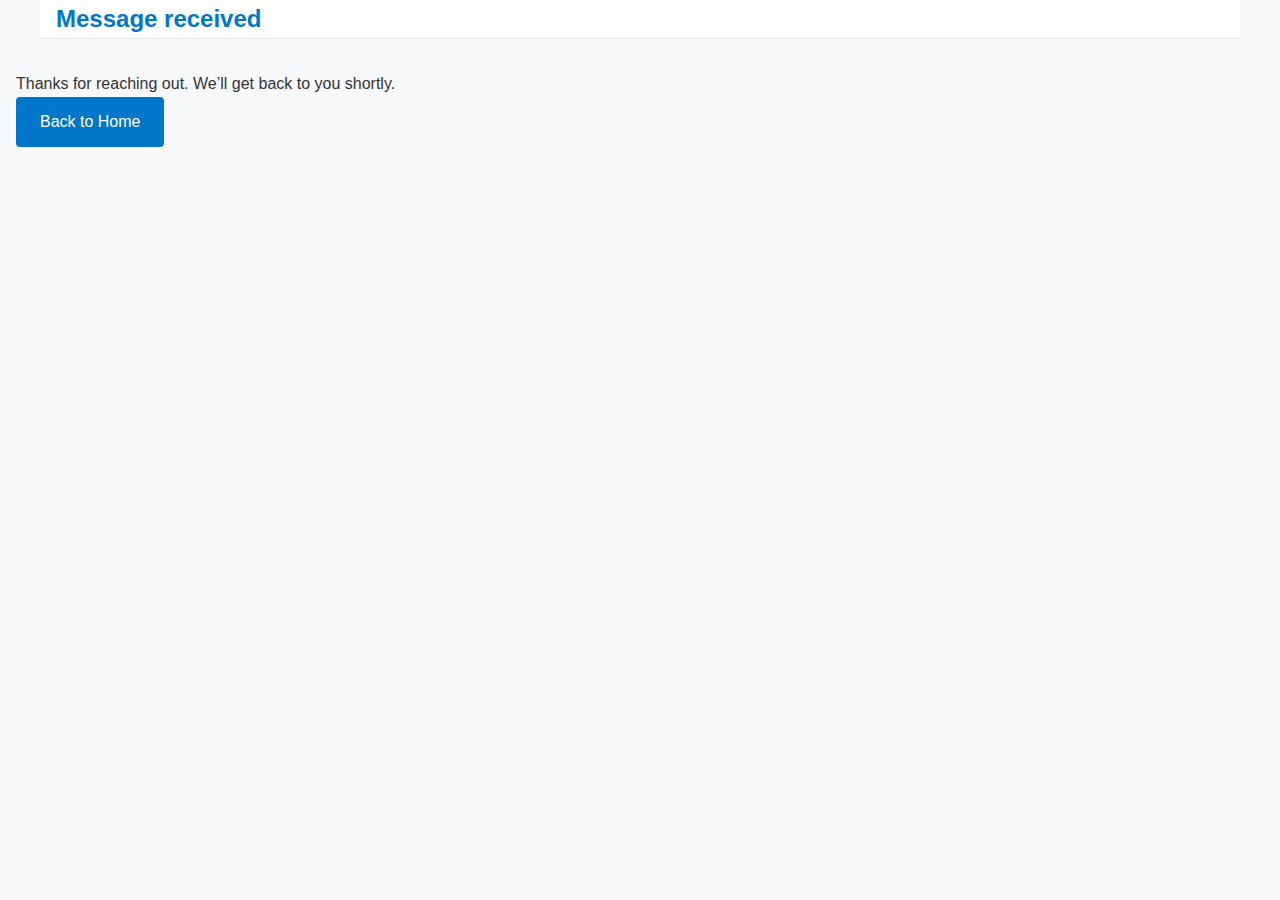
<file: thankyou.html>
<!doctype html>
<html lang="en">
<head>
  <meta charset="utf-8">
  <title>Thank you</title>
  <meta name="robots" content="noindex">
  <meta name="viewport" content="width=device-width, initial-scale=1.0">
  <link rel="canonical" href="https://kzerzel.github.io/Memory_preservation/thankyou.html">
  <link rel="stylesheet" href="style.css">
</head>
<body>
  <header class="container">
    <h1>Message received</h1>
  </header>
  <main class="container" style="margin:2rem 0;">
    <p>Thanks for reaching out. We’ll get back to you shortly.</p>
    <p><a class="btn" href="index.html">Back to Home</a></p>
  </main>
</body>
</html>
</file>
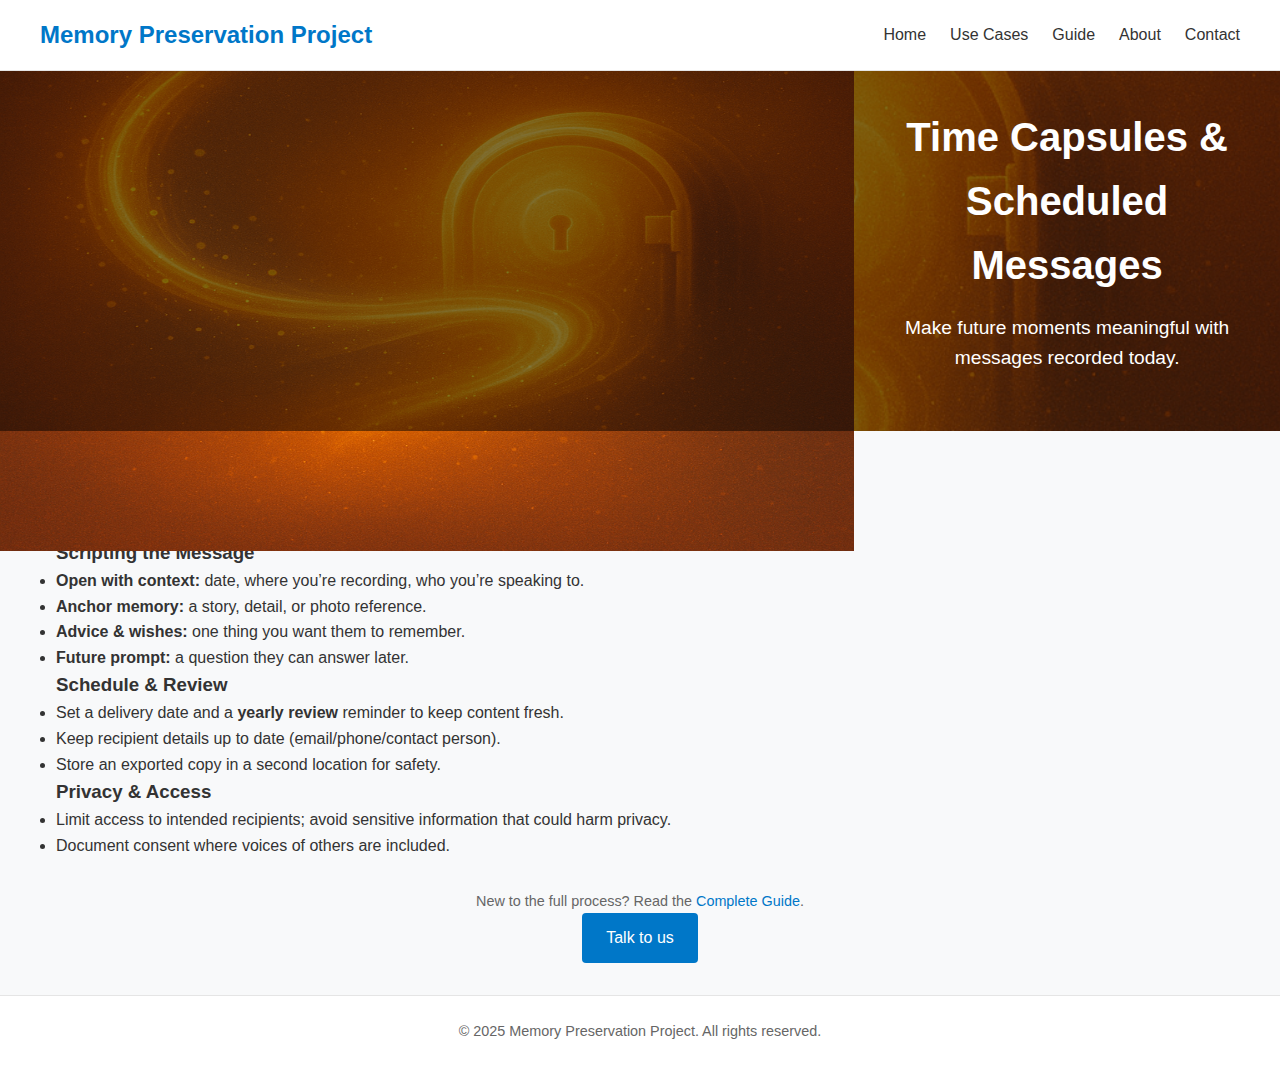
<file: time-capsules-setup.html>
<!doctype html>
<html lang="en">
<head>
  <meta charset="utf-8">
  <title>Time Capsules & Scheduled Messages | Memory Preservation Project</title>
  <meta name="description" content="How to plan and script time capsules: what to record, when to deliver, and how to keep future messages meaningful and safe.">
  <meta name="viewport" content="width=device-width, initial-scale=1.0">
  <link rel="canonical" href="https://kzerzel.github.io/Memory_preservation/time-capsules-setup.html">

  <!-- OG/Twitter -->
  <meta property="og:type" content="article">
  <meta property="og:title" content="Time Capsules & Scheduled Messages">
  <meta property="og:description" content="Plan, script, and schedule meaningful future messages for milestones.">
  <meta property="og:url" content="https://kzerzel.github.io/Memory_preservation/time-capsules-setup.html">
  <meta property="og:image" content="https://kzerzel.github.io/Memory_preservation/og-cover.jpg">
  <meta name="twitter:card" content="summary_large_image">
  <meta name="twitter:title" content="Time Capsules & Scheduled Messages">
  <meta name="twitter:description" content="Plan, script, and schedule meaningful future messages for milestones.">
  <meta name="twitter:image" content="https://kzerzel.github.io/Memory_preservation/og-cover.jpg">

  <link rel="stylesheet" href="style.css">

  <!-- Breadcrumbs -->
  <script type="application/ld+json">
  {
    "@context":"https://schema.org",
    "@type":"BreadcrumbList",
    "itemListElement":[
      {"@type":"ListItem","position":1,"name":"Home","item":"https://kzerzel.github.io/Memory_preservation/"},
      {"@type":"ListItem","position":2,"name":"Guide","item":"https://kzerzel.github.io/Memory_preservation/guide-memory-preservation.html"},
      {"@type":"ListItem","position":3,"name":"Time Capsules","item":"https://kzerzel.github.io/Memory_preservation/time-capsules-setup.html"}
    ]
  }
  </script>

  <!-- Article schema -->
  <script type="application/ld+json">
  {
    "@context":"https://schema.org",
    "@type":"Article",
    "headline":"Time Capsules & Scheduled Messages",
    "author":{"@type":"Person","name":"Konstantinos"},
    "datePublished":"2025-08-05",
    "dateModified":"2025-08-05",
    "image":"https://kzerzel.github.io/Memory_preservation/og-cover.jpg",
    "articleSection":"How-to",
    "mainEntityOfPage":"https://kzerzel.github.io/Memory_preservation/time-capsules-setup.html"
  }
  </script>

  <!-- Optional FAQ -->
  <script type="application/ld+json">
  {
    "@context":"https://schema.org",
    "@type":"FAQPage",
    "mainEntity":[
      {
        "@type":"Question",
        "name":"What kinds of messages work best?",
        "acceptedAnswer":{"@type":"Answer","text":"Short, specific messages tied to a milestone—birthdays, graduations, anniversaries—plus a memory and one piece of advice."}
      },
      {
        "@type":"Question",
        "name":"How far ahead should I schedule?",
        "acceptedAnswer":{"@type":"Answer","text":"Plan 1–5 years for near-term milestones; for longer horizons, set a yearly reminder to review and refresh content."}
      }
    ]
  }
  </script>
</head>
<body>
<header>
  <div class="container">
    <h1>Memory Preservation Project</h1>
    <nav>
      <ul>
        <li><a href="index.html">Home</a></li>
        <li><a href="usecases.html">Use&nbsp;Cases</a></li>
        <li><a href="guide-memory-preservation.html">Guide</a></li>
        <li><a href="about.html">About</a></li>
        <li><a href="contact.html">Contact</a></li>
      </ul>
    </nav>
  </div>
</header>

<section class="hero hero-small">
  <img class="hero-bg" src="hero.png" alt="Abstract background behind time capsules headline" width="1600" height="600" loading="lazy" decoding="async">
  <div class="hero-content">
    <h2>Time Capsules &amp; Scheduled Messages</h2>
    <p>Make future moments meaningful with messages recorded today.</p>
  </div>
</section>

<main class="container section">
  <h3>Planning the Capsule</h3>
  <ul>
    <li><strong>Milestone:</strong> choose the event (10th birthday, graduation, wedding anniversary).</li>
    <li><strong>Recipient:</strong> specific person(s) with contact info kept up to date.</li>
    <li><strong>Format:</strong> voice, video, or text—voice feels most personal.</li>
  </ul>

  <h3>Scripting the Message</h3>
  <ul>
    <li><strong>Open with context:</strong> date, where you’re recording, who you’re speaking to.</li>
    <li><strong>Anchor memory:</strong> a story, detail, or photo reference.</li>
    <li><strong>Advice &amp; wishes:</strong> one thing you want them to remember.</li>
    <li><strong>Future prompt:</strong> a question they can answer later.</li>
  </ul>

  <h3>Schedule &amp; Review</h3>
  <ul>
    <li>Set a delivery date and a <strong>yearly review</strong> reminder to keep content fresh.</li>
    <li>Keep recipient details up to date (email/phone/contact person).</li>
    <li>Store an exported copy in a second location for safety.</li>
  </ul>

  <h3>Privacy &amp; Access</h3>
  <ul>
    <li>Limit access to intended recipients; avoid sensitive information that could harm privacy.</li>
    <li>Document consent where voices of others are included.</li>
  </ul>

  <section style="text-align:center; margin:2rem 0;">
    <p class="note">New to the full process? Read the <a href="guide-memory-preservation.html">Complete Guide</a>.</p>
    <p><a class="btn btn-lg" href="contact.html">Talk to us</a></p>
  </section>
</main>

<footer>
  <p>© 2025 Memory Preservation Project. All rights reserved.</p>
</footer>
</body>
</html>
</file>
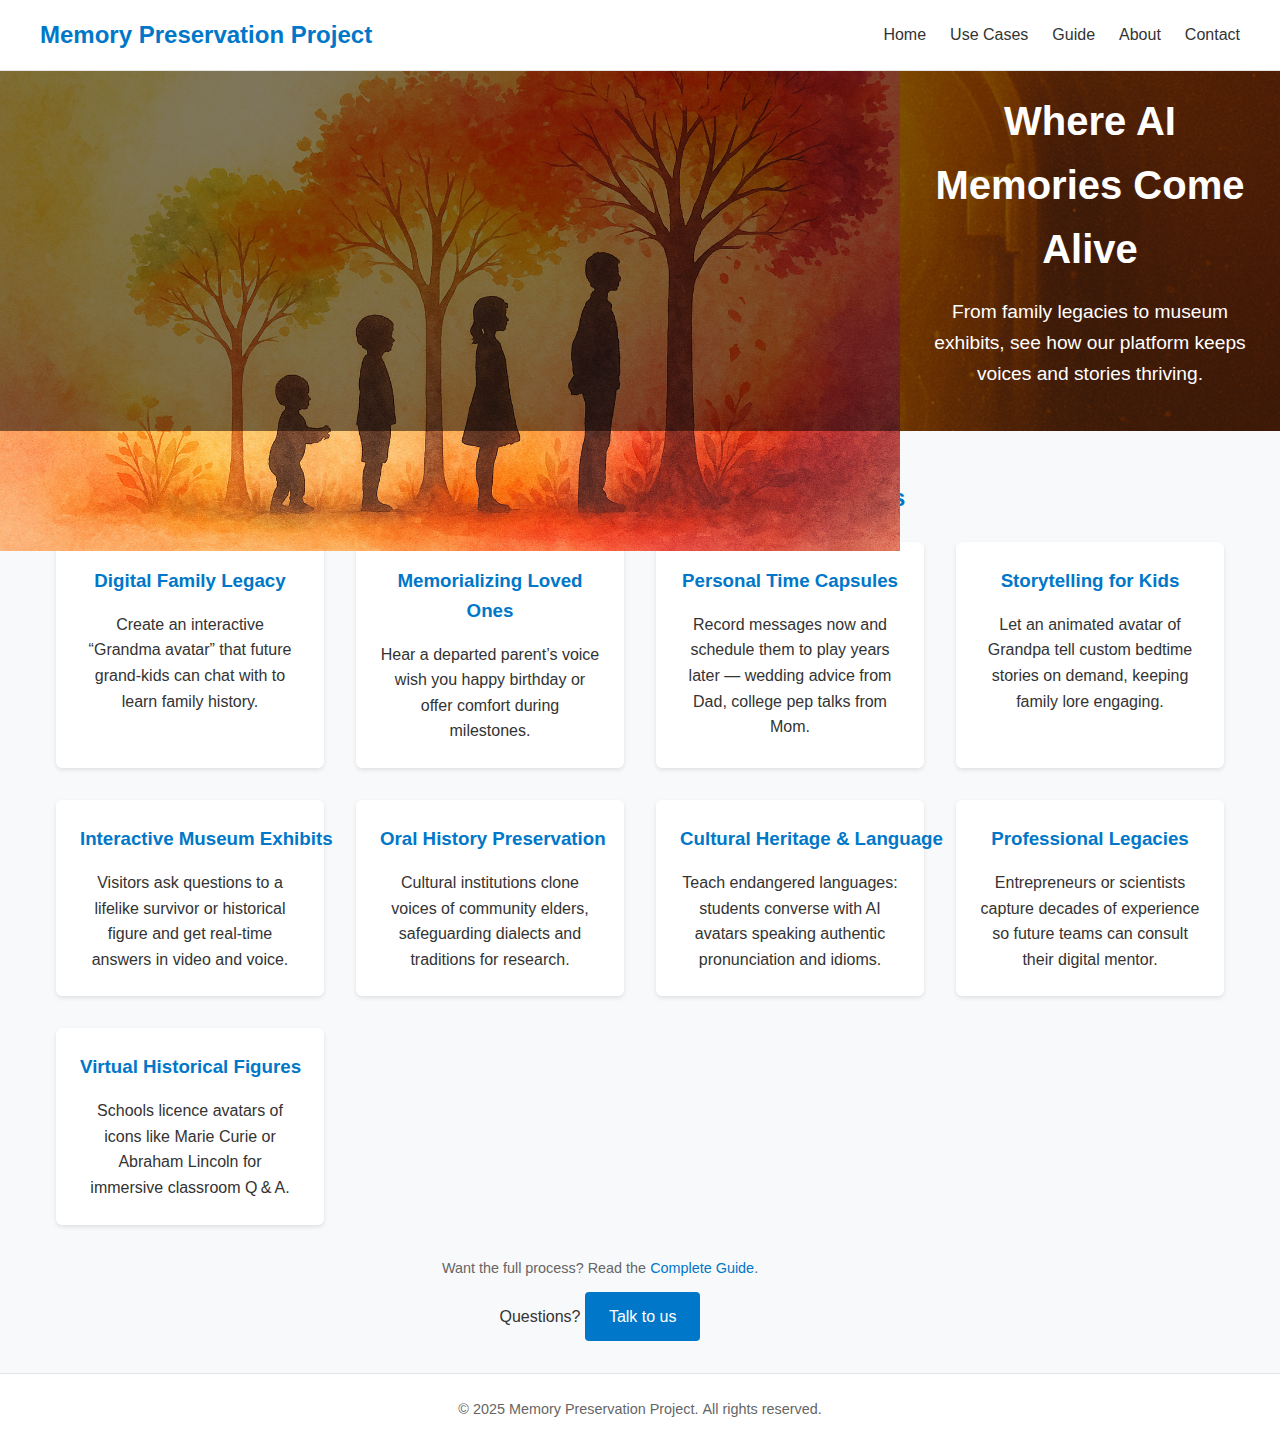
<file: usecases.html>
<!DOCTYPE html>
<html lang="en">
<head>
  <meta charset="UTF-8">
  <meta name="viewport" content="width=device-width, initial-scale=1.0">
  <title>Digital Family Legacy & AI Memorials | Memory Preservation Use Cases</title>
  <meta name="description" content="Real uses of AI memory preservation: family avatars, memorials, time capsules, museums, oral histories, and education.">
  <link rel="canonical" href="https://kzerzel.github.io/Memory_preservation/usecases.html">

  <meta property="og:type" content="article">
  <meta property="og:title" content="Digital Family Legacy & AI Memorials">
  <meta property="og:description" content="From family avatars to interactive museum exhibits—see how AI preserves stories.">
  <meta property="og:url" content="https://kzerzel.github.io/Memory_preservation/usecases.html">
  <meta property="og:image" content="https://kzerzel.github.io/Memory_preservation/og-usecases.jpg">

  <meta name="twitter:card" content="summary_large_image">
  <meta name="twitter:title" content="Digital Family Legacy & AI Memorials">
  <meta name="twitter:description" content="Explore practical AI memory preservation use cases.">
  <meta name="twitter:image" content="https://kzerzel.github.io/Memory_preservation/og-usecases.jpg">

  <link rel="stylesheet" href="style.css">
  <script type="application/ld+json">
{
  "@context": "https://schema.org",
  "@type": "BreadcrumbList",
  "itemListElement": [
    {
      "@type": "ListItem",
      "position": 1,
      "name": "Home",
      "item": "https://kzerzel.github.io/Memory_preservation/"
    },
    {
      "@type": "ListItem",
      "position": 2,
      "name": "Use Cases",
      "item": "https://kzerzel.github.io/Memory_preservation/usecases.html"
    }
  ]
}
</script>

<!-- Optional FAQ rich result (edit text to match your content) -->
<script type="application/ld+json">
{
  "@context": "https://schema.org",
  "@type": "FAQPage",
  "mainEntity": [
    {
      "@type": "Question",
      "name": "Is it legal to clone a voice for family use?",
      "acceptedAnswer": {
        "@type": "Answer",
        "text": "We require explicit consent from the speaker or their legal representative and follow EU privacy rules."
      }
    },
    {
      "@type": "Question",
      "name": "Where is data stored?",
      "acceptedAnswer": {
        "@type": "Answer",
        "text": "EU-hosted object storage with redundant backups designed for long-term preservation."
      }
    },
    {
      "@type": "Question",
      "name": "Can we schedule future messages?",
      "acceptedAnswer": {
        "@type": "Answer",
        "text": "Yes. Create time capsules to deliver audio or text on specific future dates."
      }
    }
  ]
}
</script>

</head>
<body>
<header>
  <div class="container">
    <h1>Memory Preservation Project</h1>
<nav>
  <ul>
    <li><a href="index.html">Home</a></li>
    <li><a href="usecases.html">Use&nbsp;Cases</a></li>
    <li><a href="guide-memory-preservation.html">Guide</a></li>
    <li><a href="about.html">About</a></li>
    <li><a href="contact.html">Contact</a></li>
  </ul>
</nav>

  </div>
</header>

<!-- PAGE-SPECIFIC HERO  -->
<section class="hero hero-small">
  <img
    class="hero-bg"
    src="growth.png"
    alt="Abstract growth lines background"
    width="1600" height="600"
    loading="lazy" decoding="async">
  <div class="hero-content">
    <h2>Where AI Memories Come Alive</h2>
    <p>From family legacies to museum exhibits, see how our platform
       keeps voices and stories thriving.</p>
  </div>
</section>

<section id="usecases" class="container">
  <h2>AI‑Powered Memory Preservation – Use Cases</h2>
  <div class="grid-3">

    <div class="card">
      <h3>Digital Family Legacy</h3>
      <p>Create an interactive “Grandma avatar” that future grand‑kids
         can chat with to learn family history.</p>
    </div>

    <div class="card">
      <h3>Memorializing Loved Ones</h3>
      <p>Hear a departed parent’s voice wish you happy birthday or offer
         comfort during milestones.</p>
    </div>

    <div class="card">
      <h3>Personal Time Capsules</h3>
      <p>Record messages now and schedule them to play years later —
         wedding advice from Dad, college pep talks from Mom.</p>
    </div>

    <div class="card">
      <h3>Storytelling for Kids</h3>
      <p>Let an animated avatar of Grandpa tell custom bedtime stories
         on demand, keeping family lore engaging.</p>
    </div>

    <div class="card">
      <h3>Interactive Museum Exhibits</h3>
      <p>Visitors ask questions to a lifelike survivor or historical
         figure and get real‑time answers in video and voice.</p>
    </div>

    <div class="card">
      <h3>Oral History Preservation</h3>
      <p>Cultural institutions clone voices of community elders,
         safeguarding dialects and traditions for research.</p>
    </div>

    <div class="card">
      <h3>Cultural Heritage & Language</h3>
      <p>Teach endangered languages: students converse with AI avatars
         speaking authentic pronunciation and idioms.</p>
    </div>

    <div class="card">
      <h3>Professional Legacies</h3>
      <p>Entrepreneurs or scientists capture decades of experience so
         future teams can consult their digital mentor.</p>
    </div>

    <div class="card">
      <h3>Virtual Historical Figures</h3>
      <p>Schools licence avatars of icons like Marie Curie or
         Abraham Lincoln for immersive classroom Q &amp A.</p>
    </div>

  </div>
</section>
<section class="container" style="text-align:center; margin:2rem 0;">
  <p class="note">
    Want the full process? Read the
    <a href="guide-memory-preservation.html">Complete Guide</a>.
  </p>
  <p style="margin-top:.75rem;">
    Questions? <a class="btn" href="contact.html">Talk to us</a>
  </p>
</section>

<footer>
  <p>&copy; 2025 Memory Preservation Project. All rights reserved.</p>
</footer>
</body>
</html>
</file>
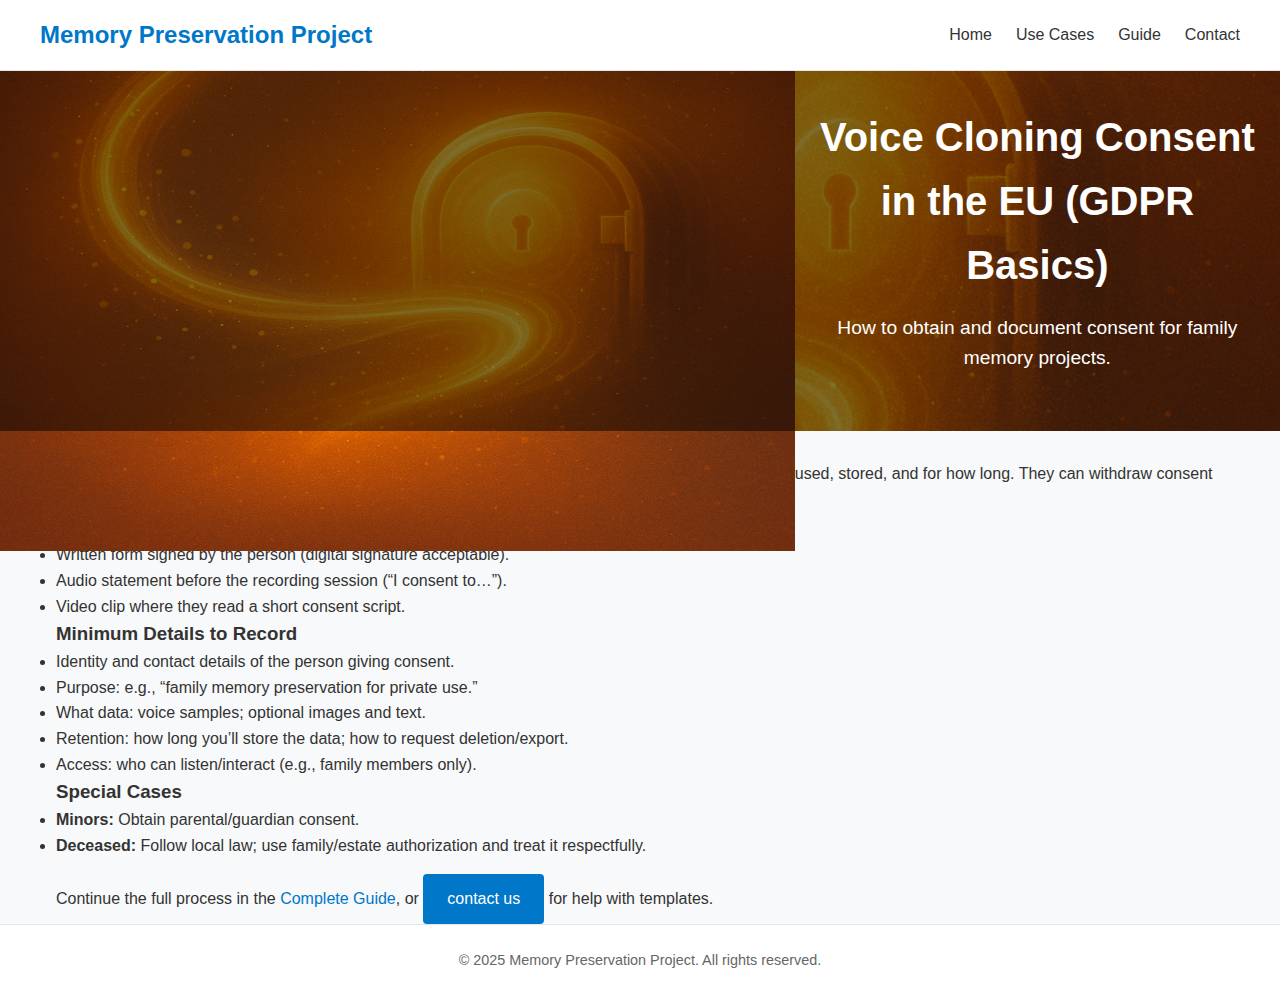
<file: voice-cloning-consent-eu.html>
<!doctype html>
<html lang="en">
<head>
  <meta charset="utf-8">
  <title>Voice Cloning Consent in the EU (GDPR Basics) | Memory Preservation Project</title>
  <meta name="description" content="Understand consent for voice cloning in the EU: what to capture, how to verify, and practical guidance for family memory projects.">
  <link rel="canonical" href="https://kzerzel.github.io/Memory_preservation/voice-cloning-consent-eu.html">

  <!-- OG/Twitter -->
  <meta property="og:type" content="article">
  <meta property="og:title" content="Voice Cloning Consent in the EU (GDPR Basics)">
  <meta property="og:description" content="Practical steps to obtain and document consent for voice cloning in family projects.">
  <meta property="og:url" content="https://kzerzel.github.io/Memory_preservation/voice-cloning-consent-eu.html">
  <meta property="og:image" content="https://kzerzel.github.io/Memory_preservation/og-cover.jpg">
  <meta name="twitter:card" content="summary_large_image">
  <meta name="twitter:title" content="Voice Cloning Consent in the EU (GDPR Basics)">
  <meta name="twitter:description" content="Practical steps for informed consent in family memory projects.">
  <meta name="twitter:image" content="https://kzerzel.github.io/Memory_preservation/og-cover.jpg">

  <link rel="stylesheet" href="style.css">

  <!-- Breadcrumbs -->
  <script type="application/ld+json">
  {
    "@context":"https://schema.org",
    "@type":"BreadcrumbList",
    "itemListElement":[
      {"@type":"ListItem","position":1,"name":"Home","item":"https://kzerzel.github.io/Memory_preservation/"},
      {"@type":"ListItem","position":2,"name":"Guide","item":"https://kzerzel.github.io/Memory_preservation/guide-memory-preservation.html"},
      {"@type":"ListItem","position":3,"name":"EU Voice Consent","item":"https://kzerzel.github.io/Memory_preservation/voice-cloning-consent-eu.html"}
    ]
  }
  </script>
</head>
<body>
<header>
  <div class="container">
    <h1>Memory Preservation Project</h1>
    <nav>
      <ul>
        <li><a href="index.html">Home</a></li>
        <li><a href="usecases.html">Use Cases</a></li>
        <li><a href="guide-memory-preservation.html">Guide</a></li>
        <li><a href="contact.html">Contact</a></li>
      </ul>
    </nav>
  </div>
</header>

<section class="hero hero-small">
  <img class="hero-bg" src="hero.png" alt="Abstract background for EU consent guide" width="1600" height="600" loading="lazy" decoding="async">
  <div class="hero-content">
    <h2>Voice Cloning Consent in the EU (GDPR Basics)</h2>
    <p>How to obtain and document consent for family memory projects.</p>
  </div>
</section>

<main class="container section">
  <h3>What “Consent” Means</h3>
  <p>Consent should be explicit, informed, and recorded. The person must understand how their voice will be used, stored, and for how long. They can withdraw consent later.</p>

  <h3>How to Capture Consent</h3>
  <ul>
    <li>Written form signed by the person (digital signature acceptable).</li>
    <li>Audio statement before the recording session (“I consent to…”).</li>
    <li>Video clip where they read a short consent script.</li>
  </ul>

  <h3>Minimum Details to Record</h3>
  <ul>
    <li>Identity and contact details of the person giving consent.</li>
    <li>Purpose: e.g., “family memory preservation for private use.”</li>
    <li>What data: voice samples; optional images and text.</li>
    <li>Retention: how long you’ll store the data; how to request deletion/export.</li>
    <li>Access: who can listen/interact (e.g., family members only).</li>
  </ul>

  <h3>Special Cases</h3>
  <ul>
    <li><strong>Minors:</strong> Obtain parental/guardian consent.</li>
    <li><strong>Deceased:</strong> Follow local law; use family/estate authorization and treat it respectfully.</li>
  </ul>

  <p style="margin-top:1rem;">
    Continue the full process in the <a href="guide-memory-preservation.html">Complete Guide</a>, or
    <a class="btn" href="contact.html">contact us</a> for help with templates.
  </p>
</main>

<footer>
  <p>© 2025 Memory Preservation Project. All rights reserved.</p>
</footer>
</body>
</html>
</file>
<file: style.css>
/* ===================================================
   Global Reset & Base Typography
   =================================================== */
* {
  box-sizing: border-box;
  margin: 0;
  padding: 0;
}

body {
  font-family: Arial, Helvetica, sans-serif;
  color: #333;
  background-color: #f8f9fa;
  line-height: 1.6;
}

/* ===================================================
   Links & Buttons
   =================================================== */
a { color: #0077c8; text-decoration: none; }
a:hover { text-decoration: underline; }

.btn {
  display: inline-block;
  padding: 0.75rem 1.5rem;
  background: #0077c8;
  color: #fff;
  border-radius: 4px;
  font-size: 1rem;
  transition: background 0.2s ease;
}
.btn:hover { background: #005a96; }

/* ===================================================
   Layout Helpers
   =================================================== */
.container {
  max-width: 1200px;
  margin: 0 auto;
  padding: 0 1rem;
}

.grid-3 {
  display: grid;
  gap: 2rem;
  grid-template-columns: repeat(auto-fit, minmax(250px, 1fr));
}

.card {
  background: #fff;
  padding: 1.5rem;
  border-radius: 6px;
  box-shadow: 0 2px 4px rgba(0,0,0,.1);
  text-align: center;
}

/* ===================================================
   Header & Navigation
   =================================================== */
header {
  background: #fff;
  border-bottom: 1px solid #e5e5e5;
  position: sticky;
  top: 0;
  z-index: 1000;
}

header .container {
  display: flex;
  justify-content: space-between;
  align-items: center;
  padding: 1rem 0;
}

header h1 {
  font-size: 1.5rem;
  font-weight: bold;
  color: #0077c8;
}

nav ul { list-style: none; display: flex; }
nav li { margin-left: 1.5rem; }
nav a { font-weight: 500; color: #333; transition: color .2s; }
nav a:hover { color: #0077c8; }

/* ===================================================
   Hero
   =================================================== */
.hero {
  position: relative;
  width: 100%;
  height: 60vh;
  background: url('hero.png') center / cover no-repeat;
  display: flex;
  align-items: center;
  justify-content: center;
  color: #fff;
  text-align: center;
}

.hero::before {
  content: '';
  position: absolute;
  inset: 0;
  background: rgba(0,0,0,.5);
}

.hero-content {
  position: relative;
  max-width: 800px;
  padding: 0 1rem;
}

.hero h2   { font-size: 2.5rem; margin-bottom: 1rem; }
.hero p    { font-size: 1.2rem; margin-bottom: 1.5rem; }

/* ===================================================
   Core AI Features
   =================================================== */
#features h2,
#how h2,
#testimonials h2,
#pricing h2 {
  text-align: center;
  margin: 3rem 0 1.5rem;
  font-size: 2rem;
  color: #0077c8;
}

.card h3 { margin-bottom: 1rem; color: #0077c8; }

/* ===================================================
   How It Works
   =================================================== */
#how ol {
  margin: 1rem 0 2rem;
  padding-left: 1.2rem;
}
#how li { margin-bottom: .6rem; }

/* ===================================================
   Testimonials
   =================================================== */
#testimonials blockquote {
  background: #f9f9f9;
  border-left: 4px solid #0077c8;
  margin: 1rem 0;
  padding: 1rem;
}
#testimonials span {
  display: block;
  margin-top: .4rem;
  font-style: italic;
  color: #555;
}

/* ===================================================
   Pricing Table
   =================================================== */
.pricing-table {
  display: grid;
  gap: 1rem;
  grid-template-columns: repeat(auto-fit, minmax(240px, 1fr));
  margin: 2rem 0;
}

.plan {
  background: #fff;
  padding: 1.5rem 1rem;
  border-radius: 8px;
  text-align: center;
  box-shadow: 0 2px 6px rgba(0,0,0,.08);
}
.plan.popular { border: 2px solid #0077c8; }

.plan h3   { margin-bottom: .5rem; font-size: 1.4rem; }
.price     { font-size: 1.8rem; margin: .5rem 0 1rem; color: #0077c8; }
.plan ul   { list-style: none; margin-bottom: 1rem; }
.plan li   { margin: .4rem 0; }

.note { text-align: center; font-size: .9rem; color: #666; }

/* ===================================================
   Footer
   =================================================== */
footer {
  background: #fff;
  border-top: 1px solid #e5e5e5;
  padding: 1.5rem 1rem;
  text-align: center;
  font-size: .9rem;
  color: #666;
}

/* ===================================================
   Responsive Tweaks
   =================================================== */
@media (max-width: 768px) {
  .hero { height: 50vh; }
  .hero h2 { font-size: 2rem; }
}
/* ===  Use‑Case page tweaks === */
#usecases h2 { text-align:center; margin:3rem 0 1.5rem; color:#0077c8; }

@media (max-width:600px){
  .grid-3 { grid-template-columns: repeat(auto-fit,minmax(180px,1fr)); }
}
/* smaller hero for subsidiary pages */
.hero-small { height: 40vh; }
</file>
